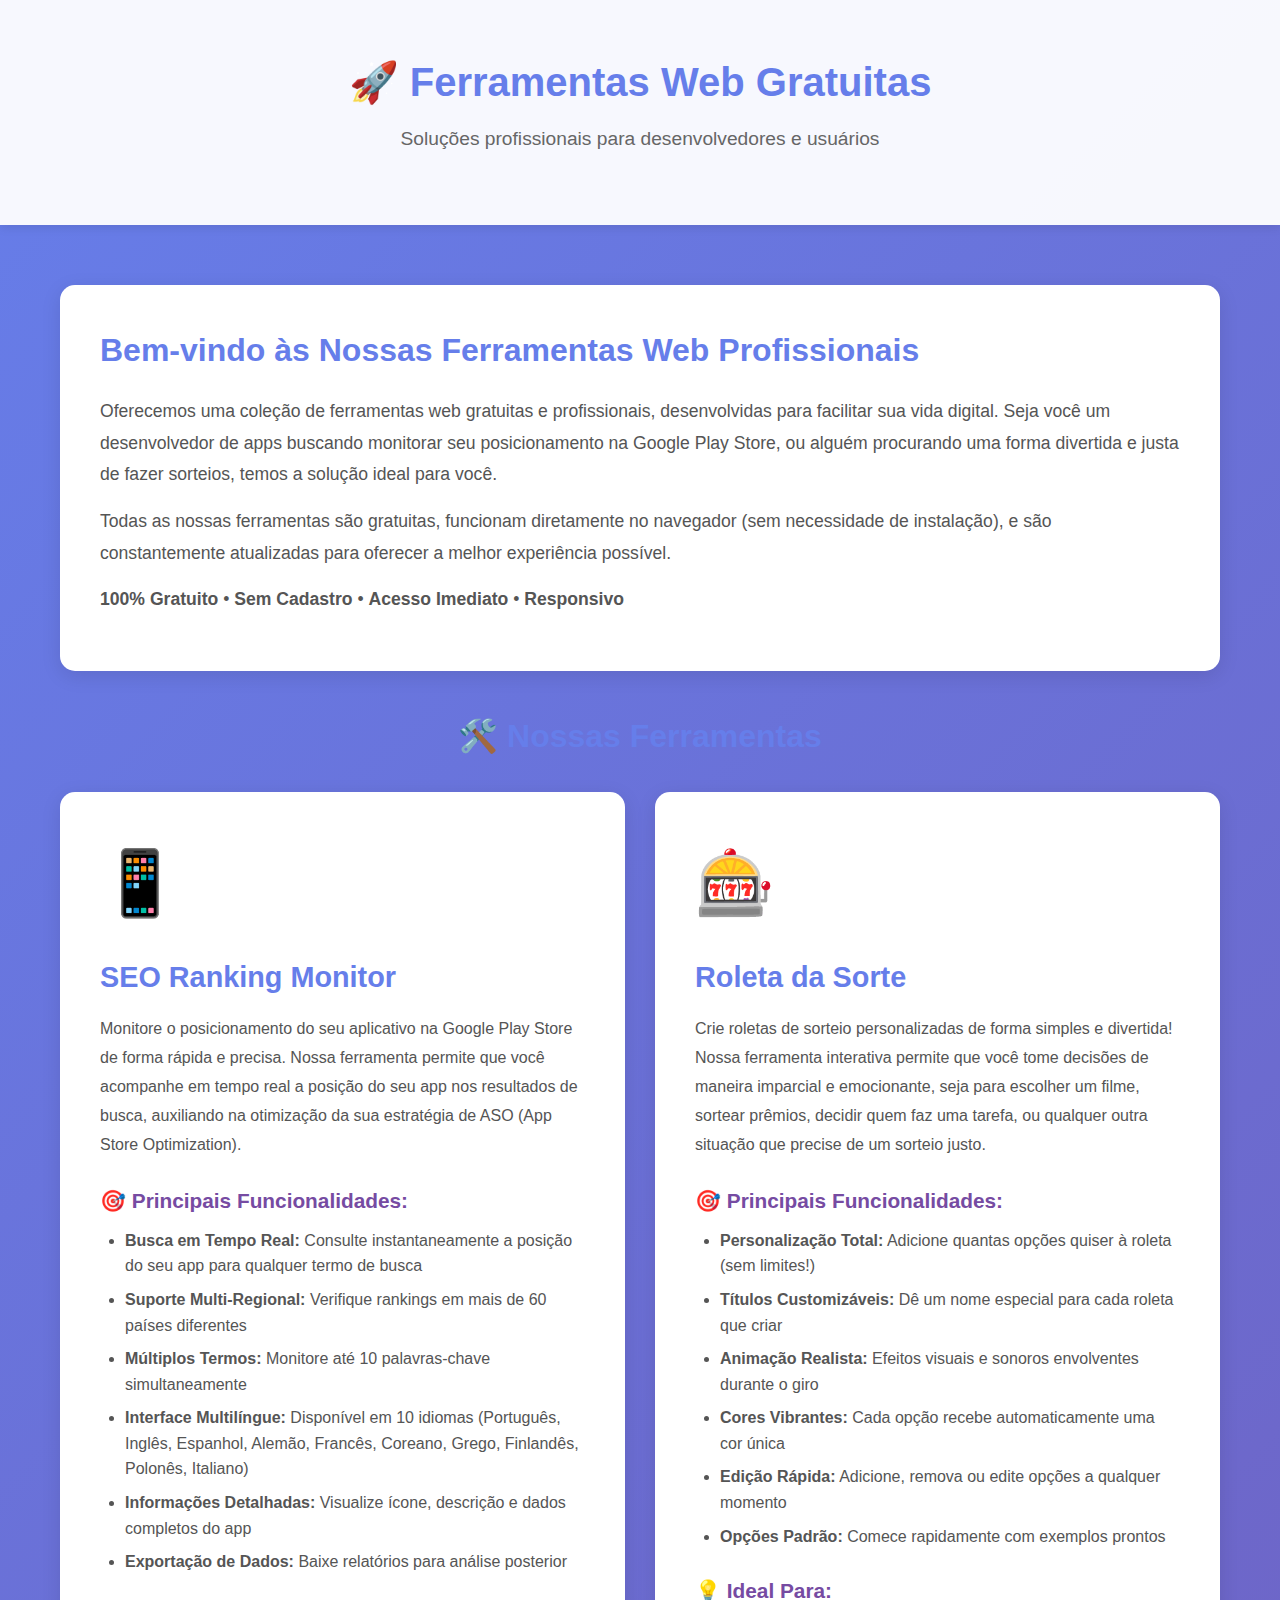
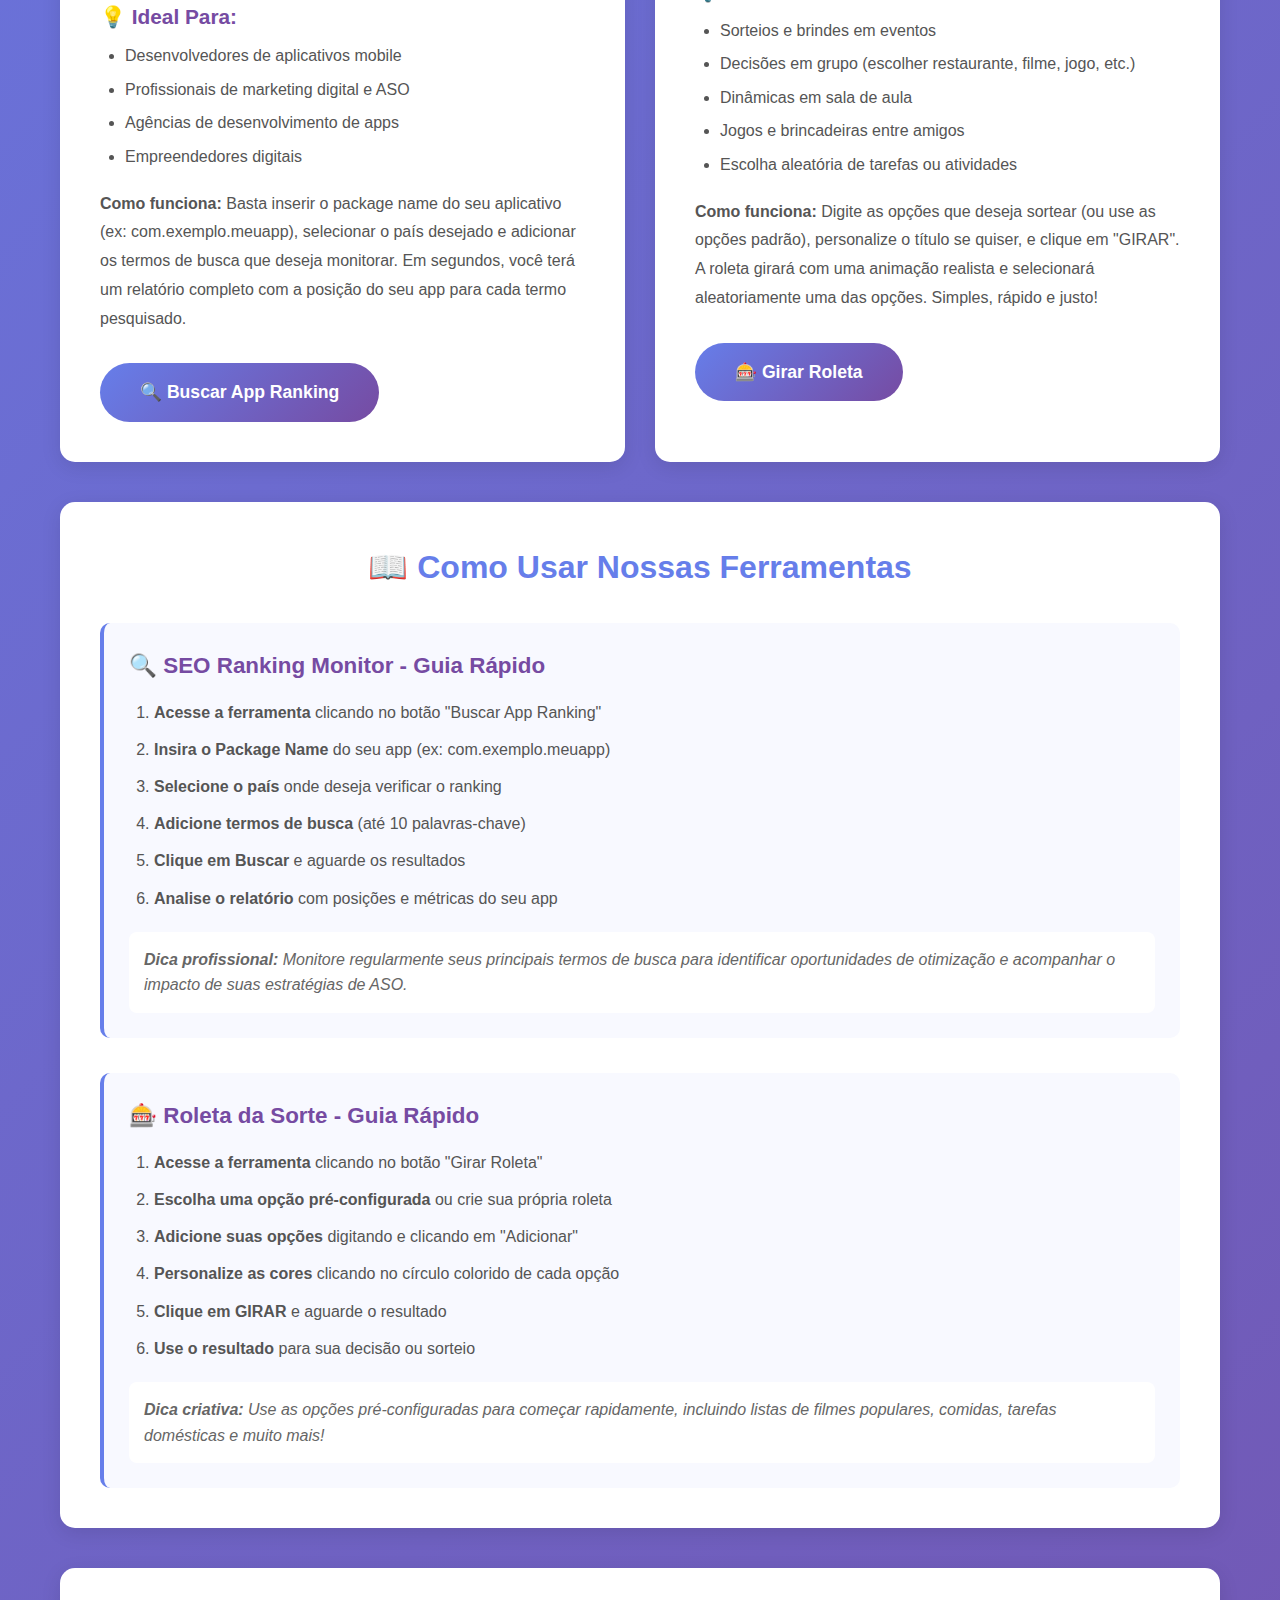
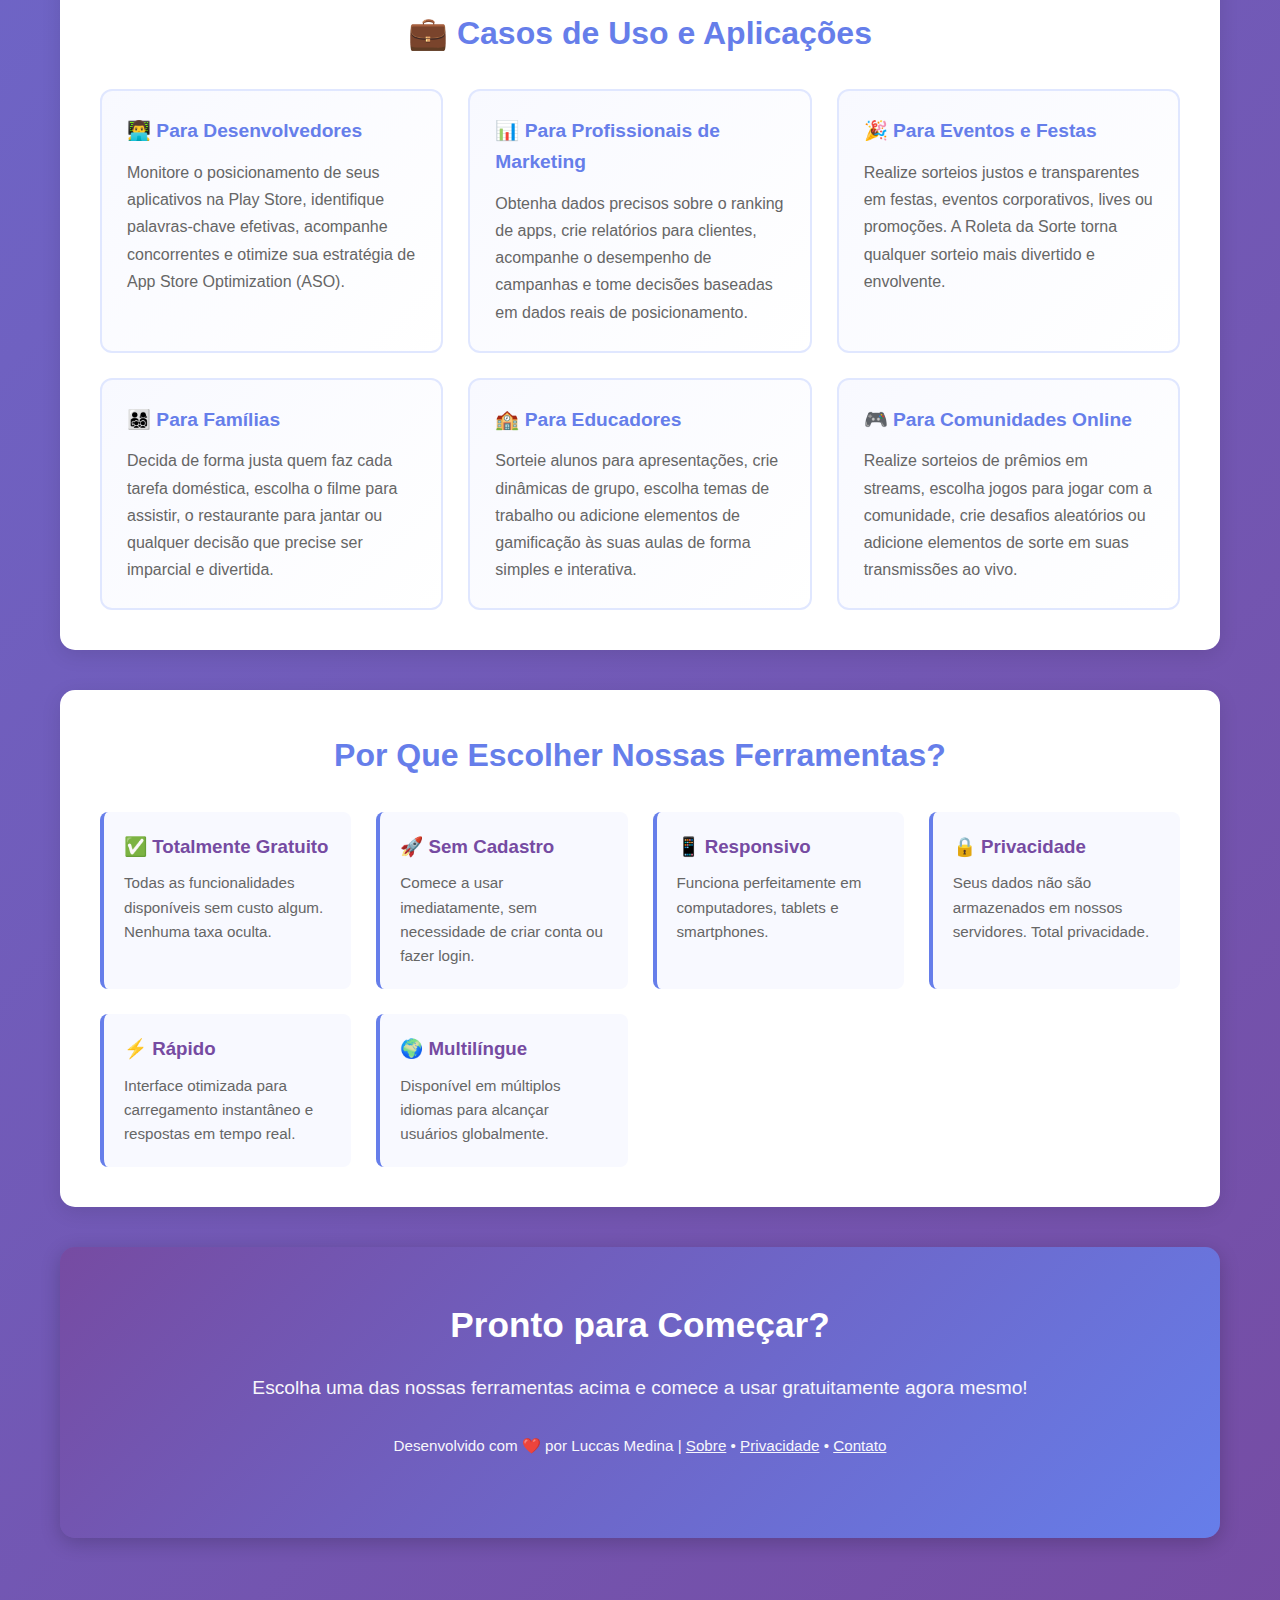
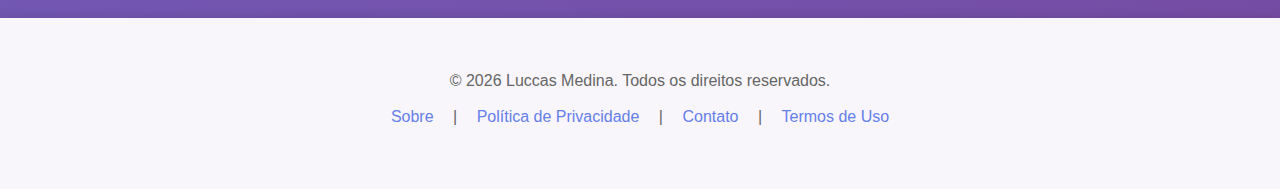
<file: index.html>
<!DOCTYPE html>
<html lang="pt-BR">
<head>
    <meta charset="UTF-8">
    <meta name="viewport" content="width=device-width, initial-scale=1.0">
    
    <!-- Primary Meta Tags -->
    <title>Ferramentas Web Gratuitas | SEO Ranking Monitor & Roleta da Sorte</title>
    <meta name="title" content="Ferramentas Web Gratuitas | SEO Ranking Monitor & Roleta da Sorte">
    <meta name="description" content="Acesse gratuitamente ferramentas web profissionais: monitore o ranking do seu app na Google Play Store e crie roletas de sorteio personalizadas. Ferramentas online gratuitas para desenvolvedores e usuários.">
    <meta name="keywords" content="SEO, ranking monitor, Google Play, roleta da sorte, ferramentas web, sorteio online, monitoramento de apps, ferramentas gratuitas">
    <meta name="author" content="Luccas Medina">
    <meta name="robots" content="index, follow">
    
    <!-- Open Graph / Facebook -->
    <meta property="og:type" content="website">
    <meta property="og:url" content="https://luccas-medina.github.io/">
    <meta property="og:title" content="Ferramentas Web Gratuitas | SEO Ranking Monitor & Roleta da Sorte">
    <meta property="og:description" content="Acesse gratuitamente ferramentas web profissionais: monitore o ranking do seu app na Google Play Store e crie roletas de sorteio personalizadas.">
    
    <!-- Twitter -->
    <meta property="twitter:card" content="summary_large_image">
    <meta property="twitter:url" content="https://luccas-medina.github.io/">
    <meta property="twitter:title" content="Ferramentas Web Gratuitas | SEO Ranking Monitor & Roleta da Sorte">
    <meta property="twitter:description" content="Acesse gratuitamente ferramentas web profissionais: monitore o ranking do seu app na Google Play Store e crie roletas de sorteio personalizadas.">
    
    <!-- Canonical URL -->
    <link rel="canonical" href="https://luccas-medina.github.io/">
    
    <!-- Schema.org Structured Data -->
    <script type="application/ld+json">
    {
        "@context": "https://schema.org",
        "@type": "WebSite",
        "name": "Luccas Medina - Ferramentas Web",
        "url": "https://luccas-medina.github.io/",
        "description": "Ferramentas web gratuitas para desenvolvedores e usuários",
        "author": {
            "@type": "Person",
            "name": "Luccas Medina"
        },
        "potentialAction": {
            "@type": "SearchAction",
            "target": "https://luccas-medina.github.io/seo_ranking_monitor_web/?q={search_term_string}",
            "query-input": "required name=search_term_string"
        }
    }
    </script>
    
    <!-- Google AdSense -->
    <script async src="https://pagead2.googlesyndication.com/pagead/js/adsbygoogle.js?client=ca-pub-2243080862412586" crossorigin="anonymous"></script>
    
    <style>
        * {
            margin: 0;
            padding: 0;
            box-sizing: border-box;
        }
        
        body {
            font-family: -apple-system, BlinkMacSystemFont, 'Segoe UI', Roboto, Oxygen, Ubuntu, Cantarell, sans-serif;
            line-height: 1.6;
            color: #333;
            background: linear-gradient(135deg, #667eea 0%, #764ba2 100%);
            min-height: 100vh;
        }
        
        .container {
            max-width: 1200px;
            margin: 0 auto;
            padding: 20px;
        }
        
        header {
            background: rgba(255, 255, 255, 0.95);
            padding: 30px 0;
            box-shadow: 0 2px 10px rgba(0,0,0,0.1);
            margin-bottom: 40px;
        }
        
        header .container {
            text-align: center;
        }
        
        h1 {
            font-size: 2.5em;
            margin-bottom: 10px;
            color: #667eea;
        }
        
        .subtitle {
            font-size: 1.2em;
            color: #666;
            margin-bottom: 20px;
        }
        
        .intro-section {
            background: white;
            border-radius: 15px;
            padding: 40px;
            margin-bottom: 40px;
            box-shadow: 0 5px 20px rgba(0,0,0,0.1);
        }
        
        .intro-section h2 {
            color: #667eea;
            margin-bottom: 20px;
            font-size: 2em;
        }
        
        .intro-section p {
            font-size: 1.1em;
            color: #555;
            margin-bottom: 15px;
            line-height: 1.8;
        }
        
        .section-title {
            text-align: center;
            color: #667eea;
            font-size: 2em;
            margin-bottom: 30px;
        }
        
        .tools-section {
            margin-bottom: 40px;
        }
        
        .tools-grid {
            display: grid;
            grid-template-columns: repeat(auto-fit, minmax(450px, 1fr));
            gap: 30px;
            margin-bottom: 40px;
        }
        
        @media (max-width: 768px) {
            .tools-grid {
                grid-template-columns: 1fr;
            }
        }
        
        .tool-card {
            background: white;
            border-radius: 15px;
            padding: 40px;
            box-shadow: 0 5px 20px rgba(0,0,0,0.1);
            transition: transform 0.3s ease, box-shadow 0.3s ease;
        }
        
        .tool-card:hover {
            transform: translateY(-5px);
            box-shadow: 0 10px 30px rgba(0,0,0,0.15);
        }
        
        .tool-icon {
            font-size: 4em;
            margin-bottom: 20px;
        }
        
        .tool-card h2 {
            color: #667eea;
            margin-bottom: 15px;
            font-size: 1.8em;
        }
        
        .tool-card h3 {
            color: #764ba2;
            margin-top: 25px;
            margin-bottom: 10px;
            font-size: 1.3em;
        }
        
        .tool-card p {
            color: #555;
            margin-bottom: 15px;
            line-height: 1.8;
        }
        
        .tool-card ul {
            margin-left: 25px;
            margin-bottom: 20px;
            color: #555;
        }
        
        .tool-card li {
            margin-bottom: 8px;
            line-height: 1.6;
        }
        
        .btn {
            display: inline-block;
            padding: 15px 40px;
            background: linear-gradient(135deg, #667eea 0%, #764ba2 100%);
            color: white;
            text-decoration: none;
            border-radius: 50px;
            font-weight: bold;
            font-size: 1.1em;
            transition: transform 0.3s ease, box-shadow 0.3s ease;
            margin-top: 15px;
        }
        
        .btn:hover {
            transform: translateY(-2px);
            box-shadow: 0 10px 25px rgba(102, 126, 234, 0.4);
        }
        
        .features-section {
            background: white;
            border-radius: 15px;
            padding: 40px;
            margin-bottom: 40px;
            box-shadow: 0 5px 20px rgba(0,0,0,0.1);
        }
        
        .features-section h2 {
            color: #667eea;
            margin-bottom: 30px;
            font-size: 2em;
            text-align: center;
        }
        
        .features-grid {
            display: grid;
            grid-template-columns: repeat(auto-fit, minmax(250px, 1fr));
            gap: 25px;
        }
        
        .feature-item {
            padding: 20px;
            border-left: 4px solid #667eea;
            background: #f8f9ff;
            border-radius: 8px;
        }
        
        .feature-item h3 {
            color: #764ba2;
            margin-bottom: 10px;
        }
        
        .feature-item p {
            color: #666;
            font-size: 0.95em;
        }
        
        /* How To Section */
        .how-to-section {
            background: white;
            border-radius: 15px;
            padding: 40px;
            margin-bottom: 40px;
            box-shadow: 0 5px 20px rgba(0,0,0,0.1);
        }
        
        .how-to-section h2 {
            color: #667eea;
            margin-bottom: 30px;
            font-size: 2em;
            text-align: center;
        }
        
        .how-to-tool {
            margin-bottom: 35px;
            padding: 25px;
            background: #f8f9ff;
            border-radius: 10px;
            border-left: 4px solid #667eea;
        }
        
        .how-to-tool:last-child {
            margin-bottom: 0;
        }
        
        .how-to-tool h3 {
            color: #764ba2;
            margin-bottom: 15px;
            font-size: 1.4em;
        }
        
        .how-to-tool ol {
            margin-left: 25px;
            margin-bottom: 20px;
            color: #555;
        }
        
        .how-to-tool li {
            margin-bottom: 10px;
            line-height: 1.7;
        }
        
        .how-to-tool p {
            color: #666;
            background: white;
            padding: 15px;
            border-radius: 8px;
            margin: 0;
            font-style: italic;
        }
        
        /* Use Cases Section */
        .use-cases-section {
            background: white;
            border-radius: 15px;
            padding: 40px;
            margin-bottom: 40px;
            box-shadow: 0 5px 20px rgba(0,0,0,0.1);
        }
        
        .use-cases-section h2 {
            color: #667eea;
            margin-bottom: 30px;
            font-size: 2em;
            text-align: center;
        }
        
        .use-cases-grid {
            display: grid;
            grid-template-columns: repeat(auto-fit, minmax(320px, 1fr));
            gap: 25px;
        }
        
        .use-case-card {
            background: linear-gradient(135deg, #f8f9ff 0%, #ffffff 100%);
            padding: 25px;
            border-radius: 12px;
            border: 2px solid #e0e7ff;
            transition: all 0.3s ease;
        }
        
        .use-case-card:hover {
            transform: translateY(-5px);
            box-shadow: 0 8px 25px rgba(102, 126, 234, 0.2);
            border-color: #667eea;
        }
        
        .use-case-card h3 {
            color: #667eea;
            margin-bottom: 12px;
            font-size: 1.2em;
        }
        
        .use-case-card p {
            color: #666;
            line-height: 1.7;
            margin: 0;
        }
        
        @media (max-width: 768px) {
            .use-cases-grid {
                grid-template-columns: 1fr;
            }
        }
        
        footer {
            background: rgba(255, 255, 255, 0.95);
            padding: 30px 0;
            margin-top: 60px;
            text-align: center;
            box-shadow: 0 -2px 10px rgba(0,0,0,0.1);
        }
        
        footer p {
            color: #666;
            margin-bottom: 10px;
        }
        
        footer a {
            color: #667eea;
            text-decoration: none;
            margin: 0 15px;
            font-weight: 500;
        }
        
        footer a:hover {
            text-decoration: underline;
        }
        
        .cta-section {
            background: linear-gradient(135deg, #764ba2 0%, #667eea 100%);
            border-radius: 15px;
            padding: 50px;
            text-align: center;
            color: white;
            box-shadow: 0 5px 20px rgba(0,0,0,0.2);
        }
        
        .cta-section h2 {
            font-size: 2.2em;
            margin-bottom: 20px;
        }
        
        .cta-section p {
            font-size: 1.2em;
            margin-bottom: 30px;
            opacity: 0.95;
        }
        
        .cta-section .btn {
            background: white;
            color: #667eea;
        }
    </style>
</head>
<body>
    <header>
        <div class="container">
            <h1>🚀 Ferramentas Web Gratuitas</h1>
            <p class="subtitle">Soluções profissionais para desenvolvedores e usuários</p>
        </div>
    </header>
    
    <main>
    <div class="container">
        <!-- Introduction Section -->
        <section class="intro-section">
            <h2>Bem-vindo às Nossas Ferramentas Web Profissionais</h2>
            <p>
                Oferecemos uma coleção de ferramentas web gratuitas e profissionais, desenvolvidas para facilitar 
                sua vida digital. Seja você um desenvolvedor de apps buscando monitorar seu posicionamento na 
                Google Play Store, ou alguém procurando uma forma divertida e justa de fazer sorteios, temos a 
                solução ideal para você.
            </p>
            <p>
                Todas as nossas ferramentas são gratuitas, funcionam diretamente no navegador (sem necessidade 
                de instalação), e são constantemente atualizadas para oferecer a melhor experiência possível.
            </p>
            <p>
                <strong>100% Gratuito</strong> • <strong>Sem Cadastro</strong> • <strong>Acesso Imediato</strong> • <strong>Responsivo</strong>
            </p>
        </section>
        
        <!-- Tools Section -->
        <section class="tools-section">
            <h2 class="section-title">🛠️ Nossas Ferramentas</h2>
        <div class="tools-grid">
            <!-- SEO Ranking Monitor Tool -->
            <article class="tool-card">
                <div class="tool-icon">📱</div>
                <h2>SEO Ranking Monitor</h2>
                <p>
                    Monitore o posicionamento do seu aplicativo na Google Play Store de forma rápida e precisa. 
                    Nossa ferramenta permite que você acompanhe em tempo real a posição do seu app nos resultados 
                    de busca, auxiliando na otimização da sua estratégia de ASO (App Store Optimization).
                </p>
                
                <h3>🎯 Principais Funcionalidades:</h3>
                <ul>
                    <li><strong>Busca em Tempo Real:</strong> Consulte instantaneamente a posição do seu app para qualquer termo de busca</li>
                    <li><strong>Suporte Multi-Regional:</strong> Verifique rankings em mais de 60 países diferentes</li>
                    <li><strong>Múltiplos Termos:</strong> Monitore até 10 palavras-chave simultaneamente</li>
                    <li><strong>Interface Multilíngue:</strong> Disponível em 10 idiomas (Português, Inglês, Espanhol, Alemão, Francês, Coreano, Grego, Finlandês, Polonês, Italiano)</li>
                    <li><strong>Informações Detalhadas:</strong> Visualize ícone, descrição e dados completos do app</li>
                    <li><strong>Exportação de Dados:</strong> Baixe relatórios para análise posterior</li>
                </ul>
                
                <h3>💡 Ideal Para:</h3>
                <ul>
                    <li>Desenvolvedores de aplicativos mobile</li>
                    <li>Profissionais de marketing digital e ASO</li>
                    <li>Agências de desenvolvimento de apps</li>
                    <li>Empreendedores digitais</li>
                </ul>
                
                <p>
                    <strong>Como funciona:</strong> Basta inserir o package name do seu aplicativo (ex: com.exemplo.meuapp), 
                    selecionar o país desejado e adicionar os termos de busca que deseja monitorar. Em segundos, você 
                    terá um relatório completo com a posição do seu app para cada termo pesquisado.
                </p>
                
                <a href="seo_ranking_monitor_web/index.html" class="btn">🔍 Buscar App Ranking</a>
            </article>
            
            <!-- Roleta da Sorte Tool -->
            <article class="tool-card">
                <div class="tool-icon">🎰</div>
                <h2>Roleta da Sorte</h2>
                <p>
                    Crie roletas de sorteio personalizadas de forma simples e divertida! Nossa ferramenta interativa 
                    permite que você tome decisões de maneira imparcial e emocionante, seja para escolher um filme, 
                    sortear prêmios, decidir quem faz uma tarefa, ou qualquer outra situação que precise de um 
                    sorteio justo.
                </p>
                
                <h3>🎯 Principais Funcionalidades:</h3>
                <ul>
                    <li><strong>Personalização Total:</strong> Adicione quantas opções quiser à roleta (sem limites!)</li>
                    <li><strong>Títulos Customizáveis:</strong> Dê um nome especial para cada roleta que criar</li>
                    <li><strong>Animação Realista:</strong> Efeitos visuais e sonoros envolventes durante o giro</li>
                    <li><strong>Cores Vibrantes:</strong> Cada opção recebe automaticamente uma cor única</li>
                    <li><strong>Edição Rápida:</strong> Adicione, remova ou edite opções a qualquer momento</li>
                    <li><strong>Opções Padrão:</strong> Comece rapidamente com exemplos prontos</li>
                </ul>
                
                <h3>💡 Ideal Para:</h3>
                <ul>
                    <li>Sorteios e brindes em eventos</li>
                    <li>Decisões em grupo (escolher restaurante, filme, jogo, etc.)</li>
                    <li>Dinâmicas em sala de aula</li>
                    <li>Jogos e brincadeiras entre amigos</li>
                    <li>Escolha aleatória de tarefas ou atividades</li>
                </ul>
                
                <p>
                    <strong>Como funciona:</strong> Digite as opções que deseja sortear (ou use as opções padrão), 
                    personalize o título se quiser, e clique em "GIRAR". A roleta girará com uma animação realista 
                    e selecionará aleatoriamente uma das opções. Simples, rápido e justo!
                </p>
                
                <a href="roleta_da_sorte_web/index.html" class="btn">🎰 Girar Roleta</a>
            </article>
        </div>
        </section>
        
        <!-- How to Use Section -->
        <section class="how-to-section">
            <h2>📖 Como Usar Nossas Ferramentas</h2>
            
            <article class="how-to-tool">
                <h3>🔍 SEO Ranking Monitor - Guia Rápido</h3>
                <ol>
                    <li><strong>Acesse a ferramenta</strong> clicando no botão "Buscar App Ranking"</li>
                    <li><strong>Insira o Package Name</strong> do seu app (ex: com.exemplo.meuapp)</li>
                    <li><strong>Selecione o país</strong> onde deseja verificar o ranking</li>
                    <li><strong>Adicione termos de busca</strong> (até 10 palavras-chave)</li>
                    <li><strong>Clique em Buscar</strong> e aguarde os resultados</li>
                    <li><strong>Analise o relatório</strong> com posições e métricas do seu app</li>
                </ol>
                <p><strong>Dica profissional:</strong> Monitore regularmente seus principais termos de busca para identificar oportunidades de otimização e acompanhar o impacto de suas estratégias de ASO.</p>
            </article>
            
            <article class="how-to-tool">
                <h3>🎰 Roleta da Sorte - Guia Rápido</h3>
                <ol>
                    <li><strong>Acesse a ferramenta</strong> clicando no botão "Girar Roleta"</li>
                    <li><strong>Escolha uma opção pré-configurada</strong> ou crie sua própria roleta</li>
                    <li><strong>Adicione suas opções</strong> digitando e clicando em "Adicionar"</li>
                    <li><strong>Personalize as cores</strong> clicando no círculo colorido de cada opção</li>
                    <li><strong>Clique em GIRAR</strong> e aguarde o resultado</li>
                    <li><strong>Use o resultado</strong> para sua decisão ou sorteio</li>
                </ol>
                <p><strong>Dica criativa:</strong> Use as opções pré-configuradas para começar rapidamente, incluindo listas de filmes populares, comidas, tarefas domésticas e muito mais!</p>
            </article>
        </section>
        
        <!-- Use Cases Section -->
        <section class="use-cases-section">
            <h2>💼 Casos de Uso e Aplicações</h2>
            
            <div class="use-cases-grid">
                <article class="use-case-card">
                    <h3>👨‍💻 Para Desenvolvedores</h3>
                    <p>Monitore o posicionamento de seus aplicativos na Play Store, identifique palavras-chave efetivas, acompanhe concorrentes e otimize sua estratégia de App Store Optimization (ASO).</p>
                </article>
                
                <article class="use-case-card">
                    <h3>📊 Para Profissionais de Marketing</h3>
                    <p>Obtenha dados precisos sobre o ranking de apps, crie relatórios para clientes, acompanhe o desempenho de campanhas e tome decisões baseadas em dados reais de posicionamento.</p>
                </article>
                
                <article class="use-case-card">
                    <h3>🎉 Para Eventos e Festas</h3>
                    <p>Realize sorteios justos e transparentes em festas, eventos corporativos, lives ou promoções. A Roleta da Sorte torna qualquer sorteio mais divertido e envolvente.</p>
                </article>
                
                <article class="use-case-card">
                    <h3>👨‍👩‍👧‍👦 Para Famílias</h3>
                    <p>Decida de forma justa quem faz cada tarefa doméstica, escolha o filme para assistir, o restaurante para jantar ou qualquer decisão que precise ser imparcial e divertida.</p>
                </article>
                
                <article class="use-case-card">
                    <h3>🏫 Para Educadores</h3>
                    <p>Sorteie alunos para apresentações, crie dinâmicas de grupo, escolha temas de trabalho ou adicione elementos de gamificação às suas aulas de forma simples e interativa.</p>
                </article>
                
                <article class="use-case-card">
                    <h3>🎮 Para Comunidades Online</h3>
                    <p>Realize sorteios de prêmios em streams, escolha jogos para jogar com a comunidade, crie desafios aleatórios ou adicione elementos de sorte em suas transmissões ao vivo.</p>
                </article>
            </div>
        </section>
        
        <!-- Features Section -->
        <section class="features-section">
            <h2>Por Que Escolher Nossas Ferramentas?</h2>
            <div class="features-grid">
                <div class="feature-item">
                    <h3>✅ Totalmente Gratuito</h3>
                    <p>Todas as funcionalidades disponíveis sem custo algum. Nenhuma taxa oculta.</p>
                </div>
                <div class="feature-item">
                    <h3>🚀 Sem Cadastro</h3>
                    <p>Comece a usar imediatamente, sem necessidade de criar conta ou fazer login.</p>
                </div>
                <div class="feature-item">
                    <h3>📱 Responsivo</h3>
                    <p>Funciona perfeitamente em computadores, tablets e smartphones.</p>
                </div>
                <div class="feature-item">
                    <h3>🔒 Privacidade</h3>
                    <p>Seus dados não são armazenados em nossos servidores. Total privacidade.</p>
                </div>
                <div class="feature-item">
                    <h3>⚡ Rápido</h3>
                    <p>Interface otimizada para carregamento instantâneo e respostas em tempo real.</p>
                </div>
                <div class="feature-item">
                    <h3>🌍 Multilíngue</h3>
                    <p>Disponível em múltiplos idiomas para alcançar usuários globalmente.</p>
                </div>
            </div>
        </section>
        
        <!-- CTA Section -->
        <section class="cta-section">
            <h2>Pronto para Começar?</h2>
            <p>Escolha uma das nossas ferramentas acima e comece a usar gratuitamente agora mesmo!</p>
            <p style="font-size: 0.95em; margin-top: 30px;">
                Desenvolvido com ❤️ por Luccas Medina | 
                <a href="about.html" style="color: white; text-decoration: underline;">Sobre</a> • 
                <a href="privacy-policy.html" style="color: white; text-decoration: underline;">Privacidade</a> • 
                <a href="contact.html" style="color: white; text-decoration: underline;">Contato</a>
            </p>
        </section>
    </div>
    </main>
    
    <footer>
        <div class="container">
            <p>&copy; 2026 Luccas Medina. Todos os direitos reservados.</p>
            <p>
                <a href="about.html">Sobre</a> | 
                <a href="privacy-policy.html">Política de Privacidade</a> | 
                <a href="contact.html">Contato</a> | 
                <a href="terms.html">Termos de Uso</a>
            </p>
        </div>
    </footer>
</body>
</html>
</file>
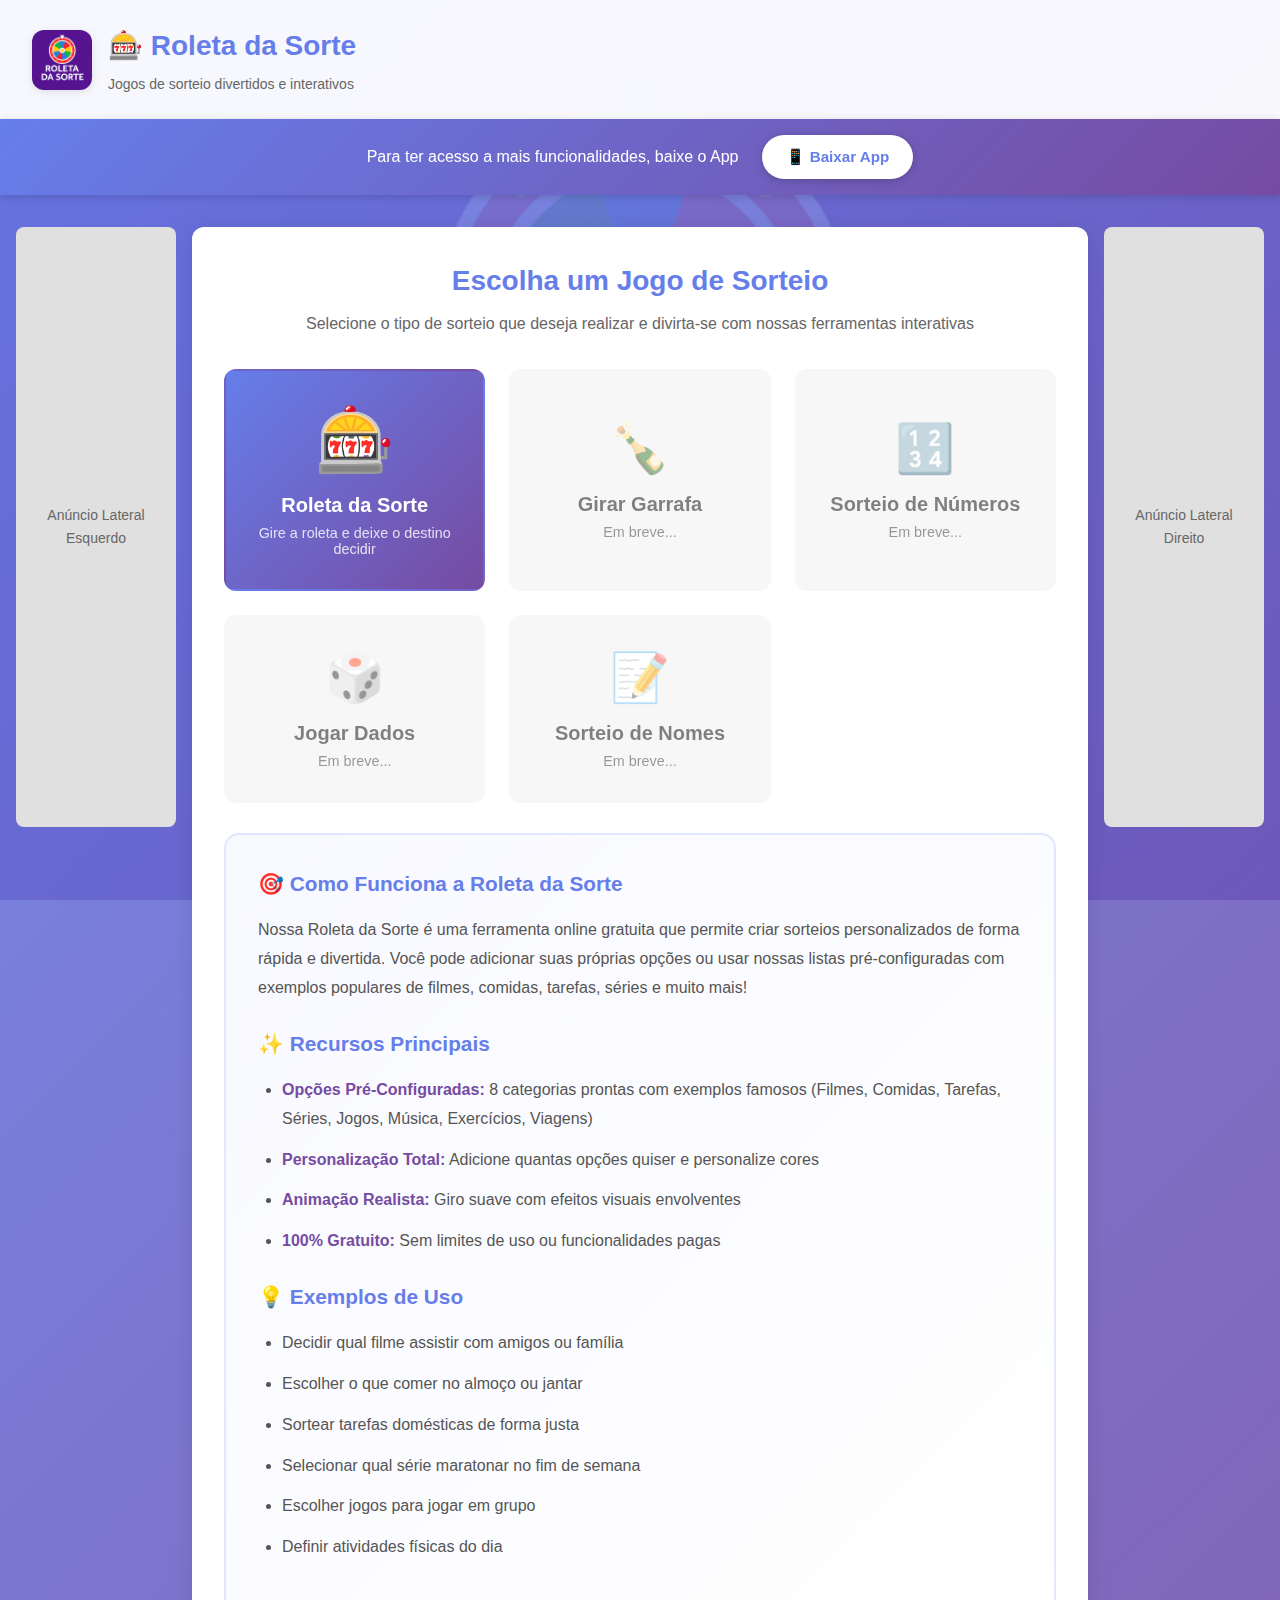
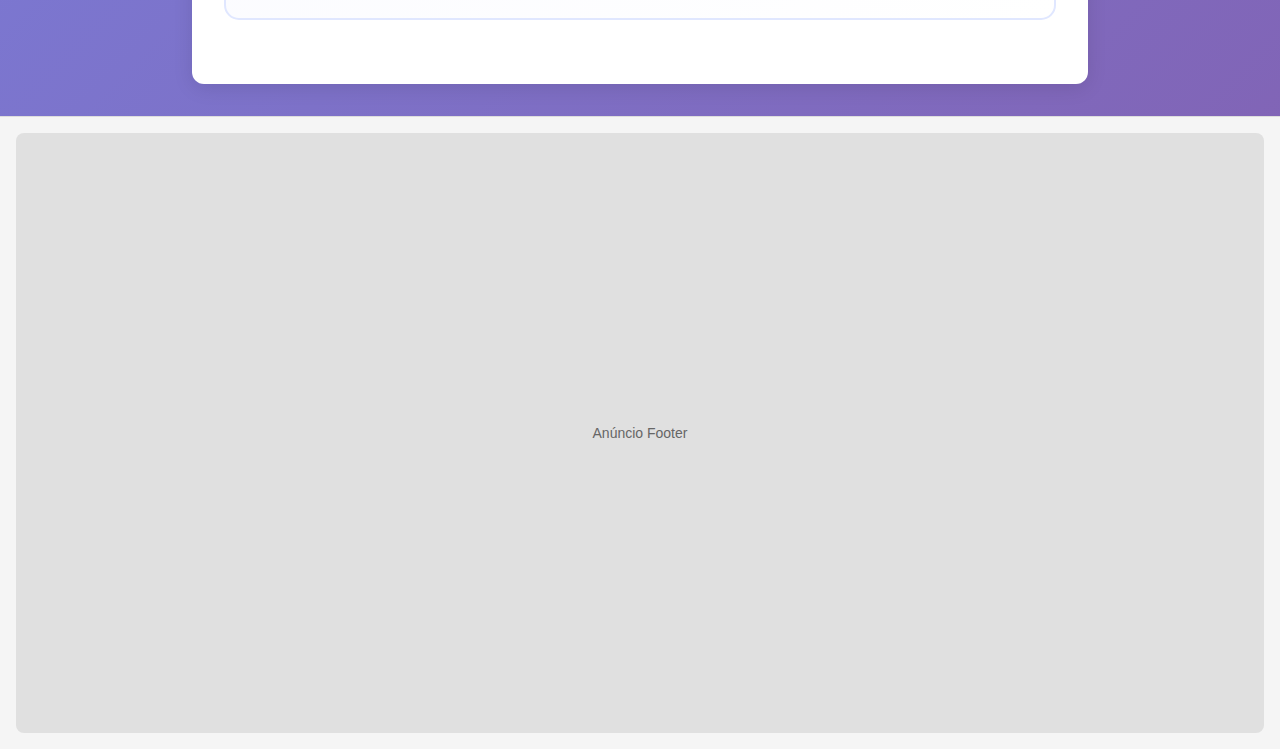
<file: roleta_da_sorte_web/index.html>
<!DOCTYPE html>
<html lang="pt-BR">
<head>
    <meta charset="UTF-8">
    <meta name="viewport" content="width=device-width, initial-scale=1.0">
    
    <!-- Primary Meta Tags -->
    <title>Roleta da Sorte - Sorteios Online Gratuitos | Crie Sua Roleta Personalizada</title>
    <meta name="title" content="Roleta da Sorte - Sorteios Online Gratuitos | Crie Sua Roleta Personalizada">
    <meta name="description" content="Crie roletas de sorteio personalizadas online gratuitamente. Perfeito para escolher filmes, sortear prêmios, tomar decisões em grupo. Interface intuitiva, 100% grátis e sem cadastro.">
    <meta name="keywords" content="roleta da sorte, sorteio online, roleta online, sorteio grátis, escolher aleatório, decisão aleatória, girar roleta, sortear nomes">
    <meta name="author" content="Luccas Medina">
    <meta name="robots" content="index, follow">
    
    <!-- Open Graph / Facebook -->
    <meta property="og:type" content="website">
    <meta property="og:url" content="https://luccas-medina.github.io/roleta_da_sorte_web/">
    <meta property="og:title" content="Roleta da Sorte - Sorteios Online Gratuitos">
    <meta property="og:description" content="Crie roletas de sorteio personalizadas online gratuitamente. Perfeito para escolher filmes, sortear prêmios, tomar decisões em grupo.">
    
    <!-- Twitter -->
    <meta property="twitter:card" content="summary_large_image">
    <meta property="twitter:url" content="https://luccas-medina.github.io/roleta_da_sorte_web/">
    <meta property="twitter:title" content="Roleta da Sorte - Sorteios Online Gratuitos">
    <meta property="twitter:description" content="Crie roletas de sorteio personalizadas online gratuitamente. Perfeito para escolher filmes, sortear prêmios, tomar decisões em grupo.">
    
    <!-- Canonical URL -->
    <link rel="canonical" href="https://luccas-medina.github.io/roleta_da_sorte_web/">
    
    <!-- Schema.org Structured Data -->
    <script type="application/ld+json">
    {
        "@context": "https://schema.org",
        "@type": "WebApplication",
        "name": "Roleta da Sorte",
        "url": "https://luccas-medina.github.io/roleta_da_sorte_web/",
        "description": "Ferramenta online gratuita para criar roletas de sorteio personalizadas",
        "applicationCategory": "EntertainmentApplication",
        "operatingSystem": "Any",
        "offers": {
            "@type": "Offer",
            "price": "0",
            "priceCurrency": "BRL"
        },
        "author": {
            "@type": "Person",
            "name": "Luccas Medina"
        },
        "aggregateRating": {
            "@type": "AggregateRating",
            "ratingValue": "4.8",
            "ratingCount": "150"
        }
    }
    </script>
    
    <link rel="stylesheet" href="styles.css">
</head>
<body>
    <header>
        <div class="header-content">
            <div class="logo-container">
                <img src="icon.png" alt="Roleta da Sorte" class="header-logo">
                <div class="header-text">
                    <h1>🎰 Roleta da Sorte</h1>
                    <p>Jogos de sorteio divertidos e interativos</p>
                </div>
            </div>
        </div>
    </header>

    <!-- Promotional Banner -->
    <div class="promo-banner">
        <p class="promo-text">Para ter acesso a mais funcionalidades, baixe o App</p>
        <a href="https://play.google.com/store/apps/details?id=com.roleta_da_sorte.app" 
           target="_blank" 
           rel="noopener noreferrer" 
           class="promo-btn">
            📱 Baixar App
        </a>
    </div>

    <main>
    <div class="container">
        <!-- Side Ads (Desktop) -->
        <aside class="side-ad left-ad">
            <div class="ad-placeholder">Anúncio Lateral Esquerdo</div>
        </aside>

        <!-- Main Content -->
        <section class="main-content">
            <!-- Game Selection Section -->
            <section class="game-selection" id="gameSelection">
                <div class="selection-container">
                    <h2>Escolha um Jogo de Sorteio</h2>
                    <p class="selection-subtitle">Selecione o tipo de sorteio que deseja realizar e divirta-se com nossas ferramentas interativas</p>
                    
                    
                    <div class="games-grid" style="margin-bottom: 30px;">
                        <button class="game-card active" data-game="roleta">
                            <div class="game-icon">🎰</div>
                            <h3>Roleta da Sorte</h3>
                            <p>Gire a roleta e deixe o destino decidir</p>
                        </button>
                        
                        <button class="game-card disabled" data-game="garrafa">
                            <div class="game-icon">🍾</div>
                            <h3>Girar Garrafa</h3>
                            <p>Em breve...</p>
                        </button>
                        
                        <button class="game-card disabled" data-game="numeros">
                            <div class="game-icon">🔢</div>
                            <h3>Sorteio de Números</h3>
                            <p>Em breve...</p>
                        </button>
                        
                        <button class="game-card disabled" data-game="dados">
                            <div class="game-icon">🎲</div>
                            <h3>Jogar Dados</h3>
                            <p>Em breve...</p>
                        </button>
                        
                        <button class="game-card disabled" data-game="nomes">
                            <div class="game-icon">📝</div>
                            <h3>Sorteio de Nomes</h3>
                            <p>Em breve...</p>
                        </button>
                    </div>
                    
                    <!-- Information Section -->
                    <article class="info-content">
                        <h3>🎯 Como Funciona a Roleta da Sorte</h3>
                        <p>Nossa Roleta da Sorte é uma ferramenta online gratuita que permite criar sorteios personalizados de forma rápida e divertida. Você pode adicionar suas próprias opções ou usar nossas listas pré-configuradas com exemplos populares de filmes, comidas, tarefas, séries e muito mais!</p>
                        
                        <h3>✨ Recursos Principais</h3>
                        <ul>
                            <li><strong>Opções Pré-Configuradas:</strong> 8 categorias prontas com exemplos famosos (Filmes, Comidas, Tarefas, Séries, Jogos, Música, Exercícios, Viagens)</li>
                            <li><strong>Personalização Total:</strong> Adicione quantas opções quiser e personalize cores</li>
                            <li><strong>Animação Realista:</strong> Giro suave com efeitos visuais envolventes</li>
                            <li><strong>100% Gratuito:</strong> Sem limites de uso ou funcionalidades pagas</li>
                        </ul>
                        
                        <h3>💡 Exemplos de Uso</h3>
                        <ul>
                            <li>Decidir qual filme assistir com amigos ou família</li>
                            <li>Escolher o que comer no almoço ou jantar</li>
                            <li>Sortear tarefas domésticas de forma justa</li>
                            <li>Selecionar qual série maratonar no fim de semana</li>
                            <li>Escolher jogos para jogar em grupo</li>
                            <li>Definir atividades físicas do dia</li>
                        </ul>
                    </article>
                </div>
            </section>

            <!-- Roulette Game Section -->
            <section class="roulette-game" id="rouletteGame" style="display: none;">
                <button class="back-button" id="backToSelection">
                    ← Voltar aos Jogos
                </button>

                <div class="roulette-container">
                    <!-- Left Side: Roulette Wheel -->
                    <div class="roulette-display">
                        <h2 class="roulette-title" id="rouletteTitle">Roleta da Sorte</h2>
                        <div class="wheel-container">
                            <canvas id="rouletteCanvas" width="400" height="400"></canvas>
                            <div class="pointer"></div>
                        </div>
                        <button class="spin-button" id="spinButton">
                            <span class="spin-text">GIRAR</span>
                        </button>
                    </div>

                    <!-- Right Side: Options List -->
                    <div class="options-panel">
                        <h3>Opções da Roleta</h3>
                        <p class="options-subtitle">Adicione ou edite as opções da sua roleta</p>
                        
                        <div class="title-input-group">
                            <label for="titleInput">Título da Roleta (opcional)</label>
                            <input 
                                type="text" 
                                id="titleInput" 
                                placeholder="Ex: Escolher filme, Decisões..."
                                maxlength="50"
                            >
                        </div>

                        <div class="add-option-group">
                            <input 
                                type="text" 
                                id="optionInput" 
                                placeholder="Digite uma opção e pressione Enter"
                                maxlength="30"
                            >
                            <button id="addOptionBtn" class="btn-add">Adicionar</button>
                        </div>

                        <div class="options-counter">
                            <span id="optionsCount">3</span> opções
                        </div>

                        <div class="options-list" id="optionsList">
                            <!-- Options will be dynamically added here -->
                        </div>

                        <div class="options-actions">
                            <button id="clearAllBtn" class="btn-secondary">Limpar Tudo</button>
                            <button id="resetDefaultBtn" class="btn-secondary">Restaurar Padrão</button>
                        </div>
                    </div>
                </div>

                <!-- Preset Options Section -->
                <section class="preset-section style=margin-top: 30px;">
                    <h2>📋 Opções Pré-Configuradas</h2>
                    <p class="preset-subtitle">Comece rapidamente com opções prontas para uso</p>
                    
                    <div class="preset-carousel">
                        <button class="carousel-btn prev-btn" id="prevPreset">‹</button>
                        <div class="preset-container" id="presetContainer">
                            <!-- Preset cards will be dynamically added here -->
                        </div>
                        <button class="carousel-btn next-btn" id="nextPreset">›</button>
                    </div>
                </section>
            </section>
        </section>

        <!-- Side Ads (Desktop) -->
        <aside class="side-ad right-ad">
            <div class="ad-placeholder">Anúncio Lateral Direito</div>
        </aside>
    </div>
    </main>

    <!-- Mobile Bottom Ad -->
    <div class="mobile-ad-bottom" id="mobileAdBottom">
        <div class="ad-placeholder">Anúncio Mobile Bottom</div>
    </div>

    <!-- Footer Ad (Desktop) -->
    <footer class="footer-ad">
        <div class="ad-placeholder">Anúncio Footer</div>
    </footer>

    <script src="app.js"></script>
</body>
</html>
</file>
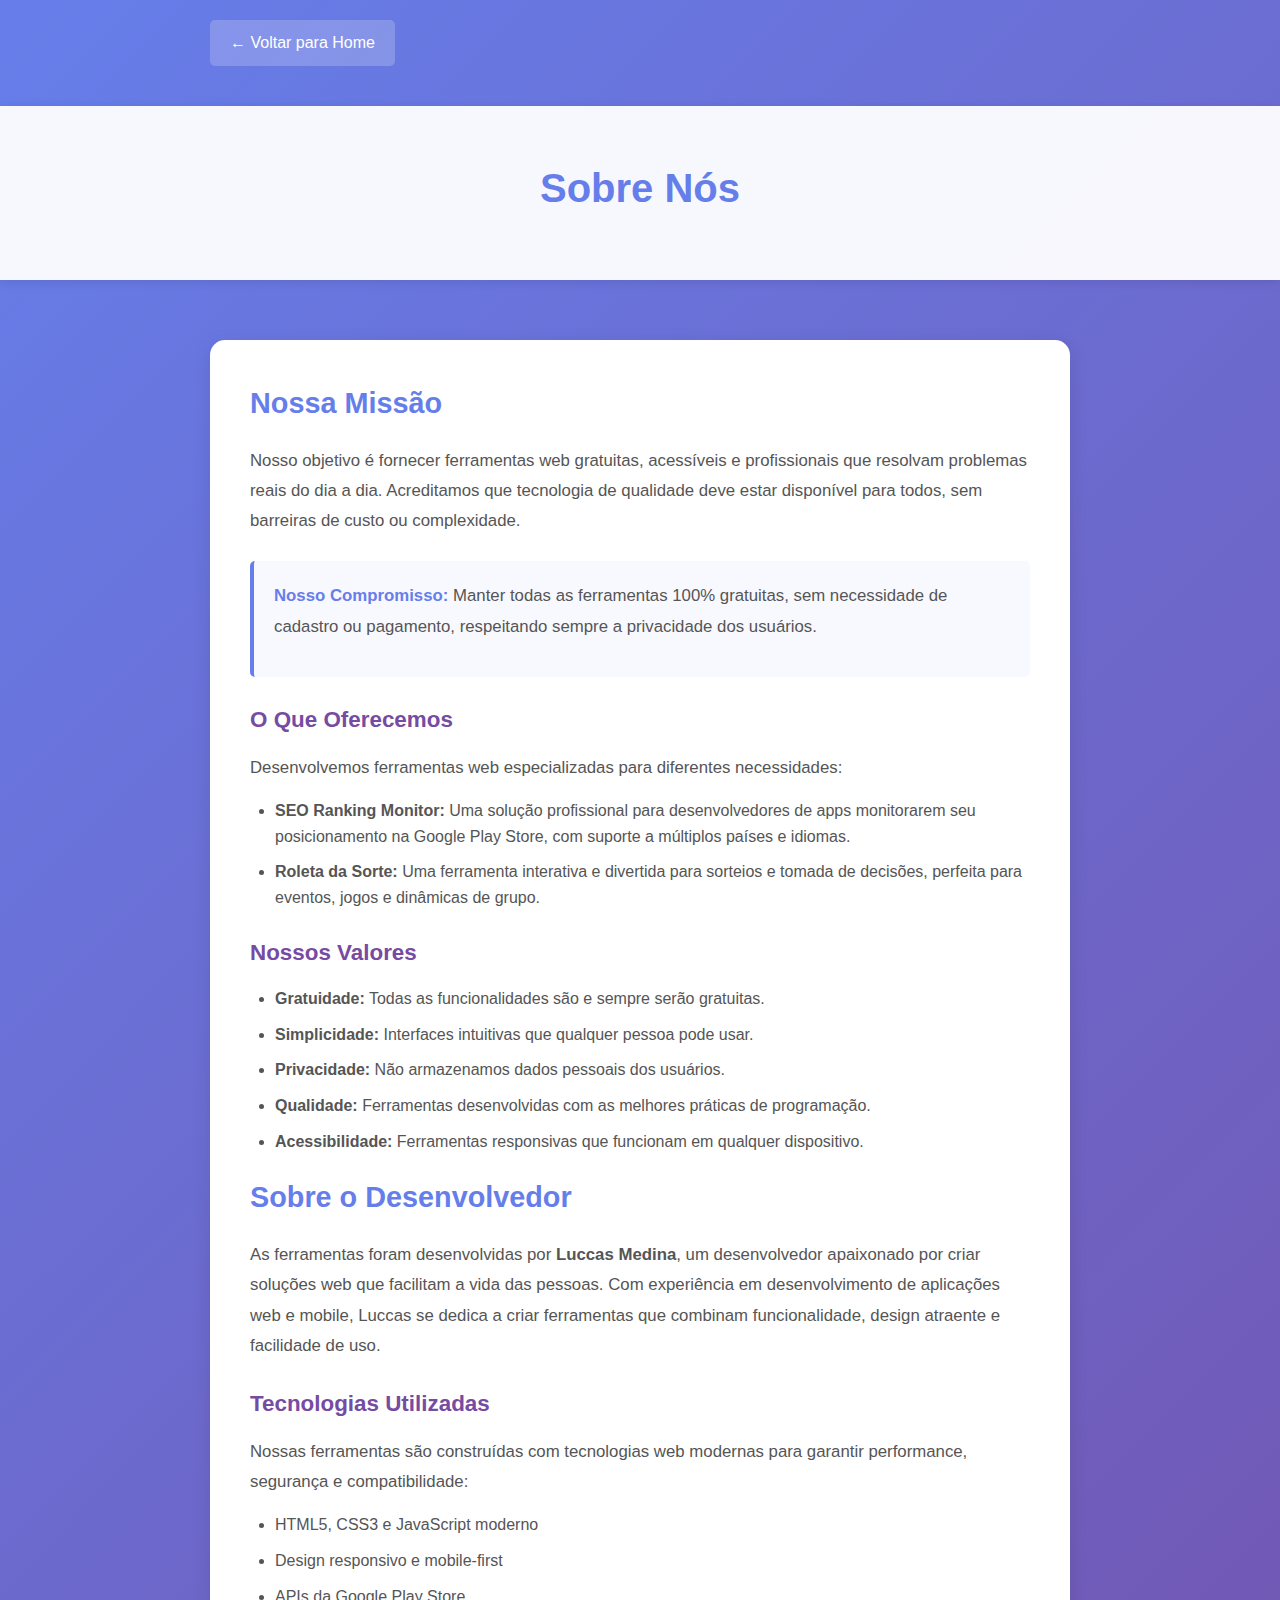
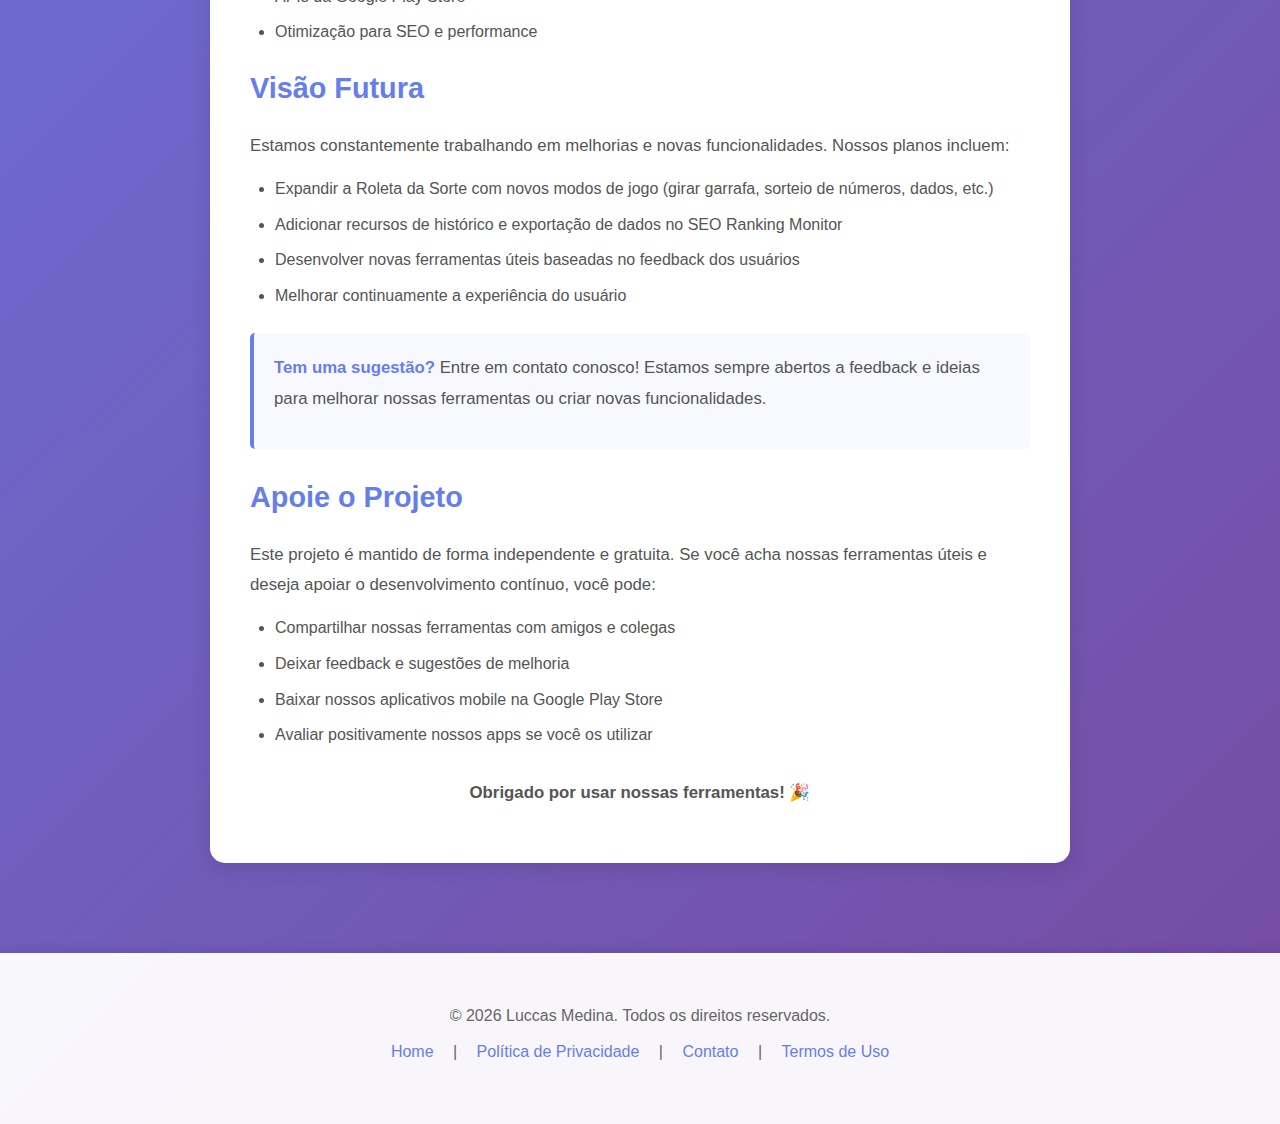
<file: about.html>
<!DOCTYPE html>
<html lang="pt-BR">
<head>
    <meta charset="UTF-8">
    <meta name="viewport" content="width=device-width, initial-scale=1.0">
    
    <!-- Primary Meta Tags -->
    <title>Sobre Nós | Ferramentas Web Gratuitas - Luccas Medina</title>
    <meta name="title" content="Sobre Nós | Ferramentas Web Gratuitas - Luccas Medina">
    <meta name="description" content="Conheça nossa missão de fornecer ferramentas web gratuitas e profissionais para desenvolvedores e usuários. Saiba mais sobre o projeto e o desenvolvedor Luccas Medina.">
    <meta name="robots" content="index, follow">
    
    <!-- Canonical URL -->
    <link rel="canonical" href="https://luccas-medina.github.io/about.html">
    
    <!-- Google AdSense -->
    <script async src="https://pagead2.googlesyndication.com/pagead/js/adsbygoogle.js?client=ca-pub-2243080862412586" crossorigin="anonymous"></script>
    
    <style>
        * {
            margin: 0;
            padding: 0;
            box-sizing: border-box;
        }
        
        body {
            font-family: -apple-system, BlinkMacSystemFont, 'Segoe UI', Roboto, Oxygen, Ubuntu, Cantarell, sans-serif;
            line-height: 1.6;
            color: #333;
            background: linear-gradient(135deg, #667eea 0%, #764ba2 100%);
            min-height: 100vh;
        }
        
        .container {
            max-width: 900px;
            margin: 0 auto;
            padding: 20px;
        }
        
        header {
            background: rgba(255, 255, 255, 0.95);
            padding: 30px 0;
            box-shadow: 0 2px 10px rgba(0,0,0,0.1);
            margin-bottom: 40px;
        }
        
        h1 {
            font-size: 2.5em;
            margin-bottom: 10px;
            color: #667eea;
            text-align: center;
        }
        
        .content-section {
            background: white;
            border-radius: 15px;
            padding: 40px;
            margin-bottom: 30px;
            box-shadow: 0 5px 20px rgba(0,0,0,0.1);
        }
        
        .content-section h2 {
            color: #667eea;
            margin-bottom: 20px;
            font-size: 1.8em;
        }
        
        .content-section h3 {
            color: #764ba2;
            margin-top: 25px;
            margin-bottom: 15px;
            font-size: 1.4em;
        }
        
        .content-section p {
            color: #555;
            margin-bottom: 15px;
            line-height: 1.8;
            font-size: 1.05em;
        }
        
        .content-section ul {
            margin-left: 25px;
            margin-bottom: 20px;
            color: #555;
        }
        
        .content-section li {
            margin-bottom: 10px;
            line-height: 1.6;
        }
        
        .back-link {
            display: inline-block;
            margin-bottom: 20px;
            color: white;
            text-decoration: none;
            font-weight: 500;
            padding: 10px 20px;
            background: rgba(255, 255, 255, 0.2);
            border-radius: 5px;
            transition: background 0.3s ease;
        }
        
        .back-link:hover {
            background: rgba(255, 255, 255, 0.3);
        }
        
        .highlight-box {
            background: #f8f9ff;
            border-left: 4px solid #667eea;
            padding: 20px;
            margin: 25px 0;
            border-radius: 5px;
        }
        
        .highlight-box strong {
            color: #667eea;
        }
        
        footer {
            background: rgba(255, 255, 255, 0.95);
            padding: 30px 0;
            margin-top: 40px;
            text-align: center;
            box-shadow: 0 -2px 10px rgba(0,0,0,0.1);
        }
        
        footer p {
            color: #666;
            margin-bottom: 10px;
        }
        
        footer a {
            color: #667eea;
            text-decoration: none;
            margin: 0 15px;
            font-weight: 500;
        }
        
        footer a:hover {
            text-decoration: underline;
        }
    </style>
</head>
<body>
    <div class="container">
        <a href="index.html" class="back-link">← Voltar para Home</a>
    </div>
    
    <header>
        <div class="container">
            <h1>Sobre Nós</h1>
        </div>
    </header>
    
    <div class="container">
        <section class="content-section">
            <h2>Nossa Missão</h2>
            <p>
                Nosso objetivo é fornecer ferramentas web gratuitas, acessíveis e profissionais que resolvam 
                problemas reais do dia a dia. Acreditamos que tecnologia de qualidade deve estar disponível 
                para todos, sem barreiras de custo ou complexidade.
            </p>
            
            <div class="highlight-box">
                <p><strong>Nosso Compromisso:</strong> Manter todas as ferramentas 100% gratuitas, sem necessidade 
                de cadastro ou pagamento, respeitando sempre a privacidade dos usuários.</p>
            </div>
            
            <h3>O Que Oferecemos</h3>
            <p>
                Desenvolvemos ferramentas web especializadas para diferentes necessidades:
            </p>
            <ul>
                <li><strong>SEO Ranking Monitor:</strong> Uma solução profissional para desenvolvedores de apps 
                monitorarem seu posicionamento na Google Play Store, com suporte a múltiplos países e idiomas.</li>
                <li><strong>Roleta da Sorte:</strong> Uma ferramenta interativa e divertida para sorteios e 
                tomada de decisões, perfeita para eventos, jogos e dinâmicas de grupo.</li>
            </ul>
            
            <h3>Nossos Valores</h3>
            <ul>
                <li><strong>Gratuidade:</strong> Todas as funcionalidades são e sempre serão gratuitas.</li>
                <li><strong>Simplicidade:</strong> Interfaces intuitivas que qualquer pessoa pode usar.</li>
                <li><strong>Privacidade:</strong> Não armazenamos dados pessoais dos usuários.</li>
                <li><strong>Qualidade:</strong> Ferramentas desenvolvidas com as melhores práticas de programação.</li>
                <li><strong>Acessibilidade:</strong> Ferramentas responsivas que funcionam em qualquer dispositivo.</li>
            </ul>
            
            <h2>Sobre o Desenvolvedor</h2>
            <p>
                As ferramentas foram desenvolvidas por <strong>Luccas Medina</strong>, um desenvolvedor apaixonado 
                por criar soluções web que facilitam a vida das pessoas. Com experiência em desenvolvimento de 
                aplicações web e mobile, Luccas se dedica a criar ferramentas que combinam funcionalidade, 
                design atraente e facilidade de uso.
            </p>
            
            <h3>Tecnologias Utilizadas</h3>
            <p>
                Nossas ferramentas são construídas com tecnologias web modernas para garantir performance, 
                segurança e compatibilidade:
            </p>
            <ul>
                <li>HTML5, CSS3 e JavaScript moderno</li>
                <li>Design responsivo e mobile-first</li>
                <li>APIs da Google Play Store</li>
                <li>Otimização para SEO e performance</li>
            </ul>
            
            <h2>Visão Futura</h2>
            <p>
                Estamos constantemente trabalhando em melhorias e novas funcionalidades. Nossos planos incluem:
            </p>
            <ul>
                <li>Expandir a Roleta da Sorte com novos modos de jogo (girar garrafa, sorteio de números, dados, etc.)</li>
                <li>Adicionar recursos de histórico e exportação de dados no SEO Ranking Monitor</li>
                <li>Desenvolver novas ferramentas úteis baseadas no feedback dos usuários</li>
                <li>Melhorar continuamente a experiência do usuário</li>
            </ul>
            
            <div class="highlight-box">
                <p><strong>Tem uma sugestão?</strong> Entre em contato conosco! Estamos sempre abertos a 
                feedback e ideias para melhorar nossas ferramentas ou criar novas funcionalidades.</p>
            </div>
            
            <h2>Apoie o Projeto</h2>
            <p>
                Este projeto é mantido de forma independente e gratuita. Se você acha nossas ferramentas úteis 
                e deseja apoiar o desenvolvimento contínuo, você pode:
            </p>
            <ul>
                <li>Compartilhar nossas ferramentas com amigos e colegas</li>
                <li>Deixar feedback e sugestões de melhoria</li>
                <li>Baixar nossos aplicativos mobile na Google Play Store</li>
                <li>Avaliar positivamente nossos apps se você os utilizar</li>
            </ul>
            
            <p style="margin-top: 30px; text-align: center;">
                <strong>Obrigado por usar nossas ferramentas!</strong> 🎉
            </p>
        </section>
    </div>
    
    <footer>
        <div class="container">
            <p>&copy; 2026 Luccas Medina. Todos os direitos reservados.</p>
            <p>
                <a href="index.html">Home</a> | 
                <a href="privacy-policy.html">Política de Privacidade</a> | 
                <a href="contact.html">Contato</a> | 
                <a href="terms.html">Termos de Uso</a>
            </p>
        </div>
    </footer>
</body>
</html>
</file>
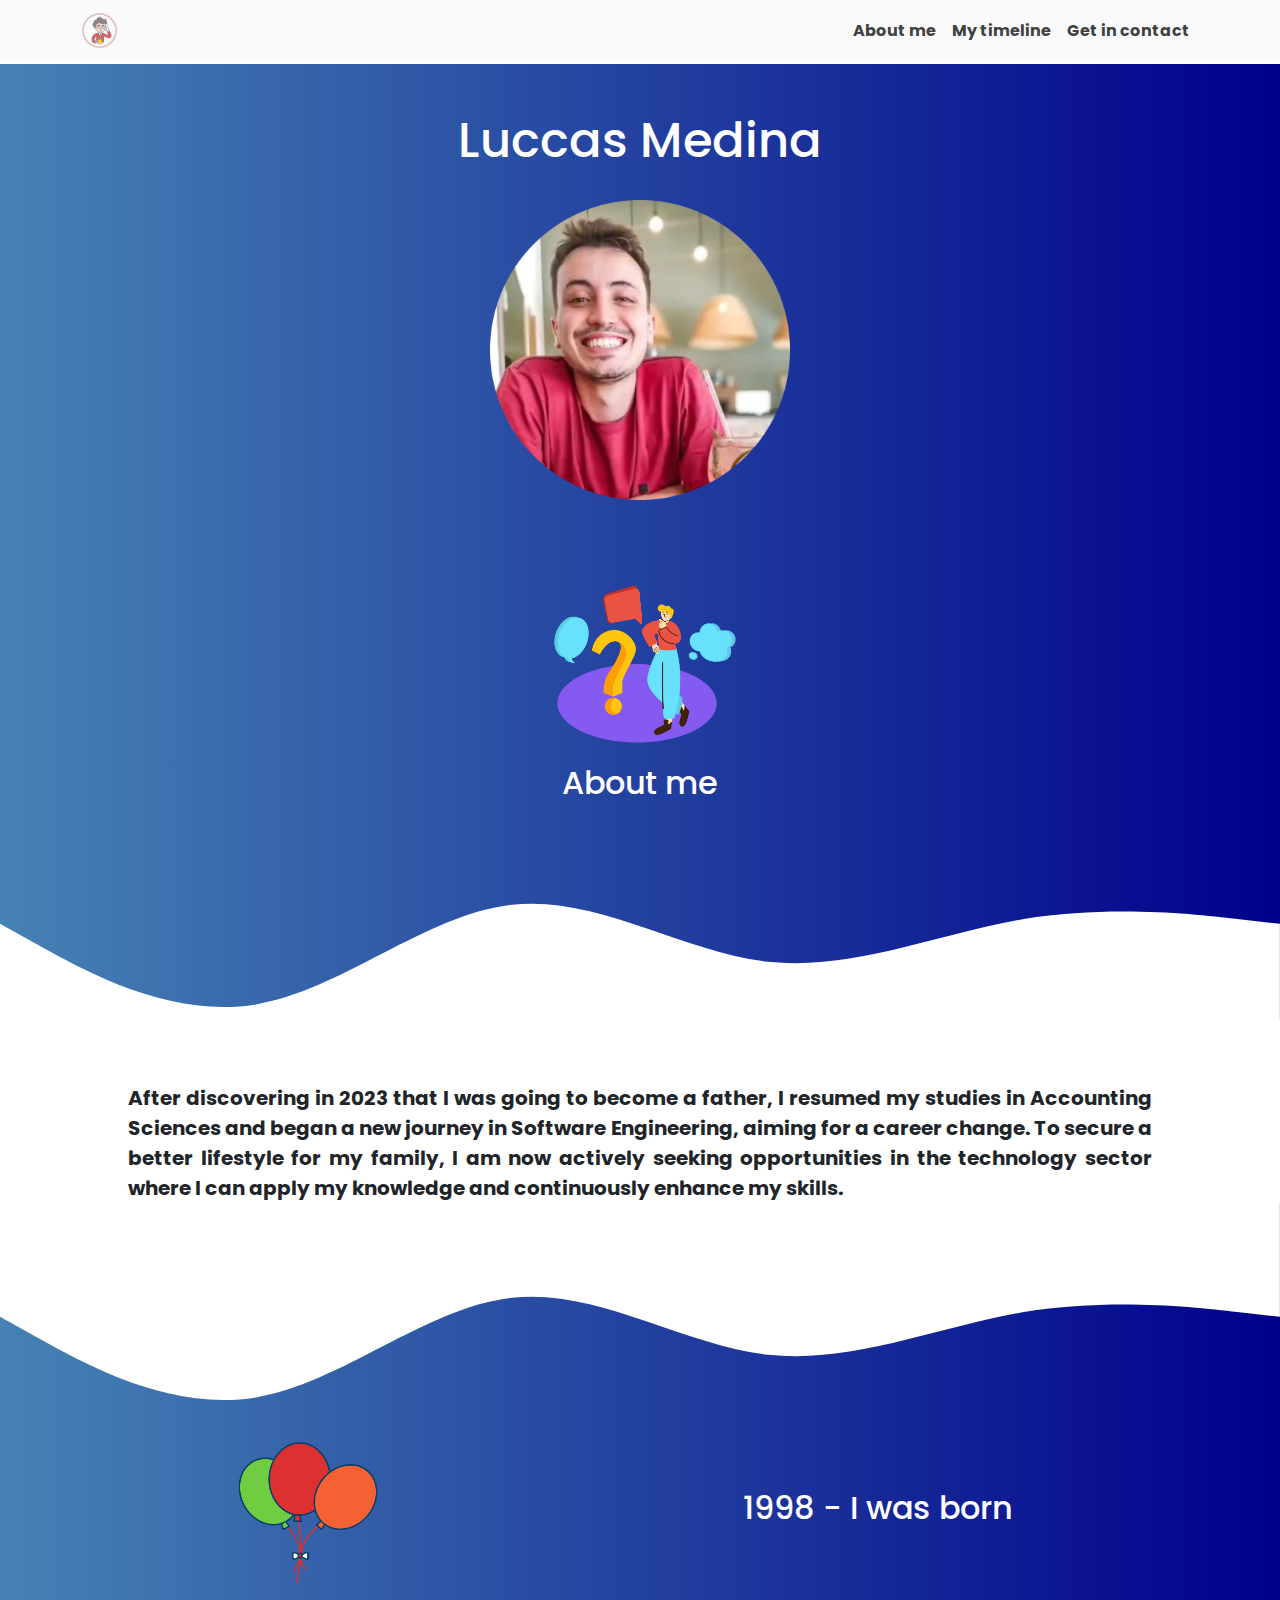
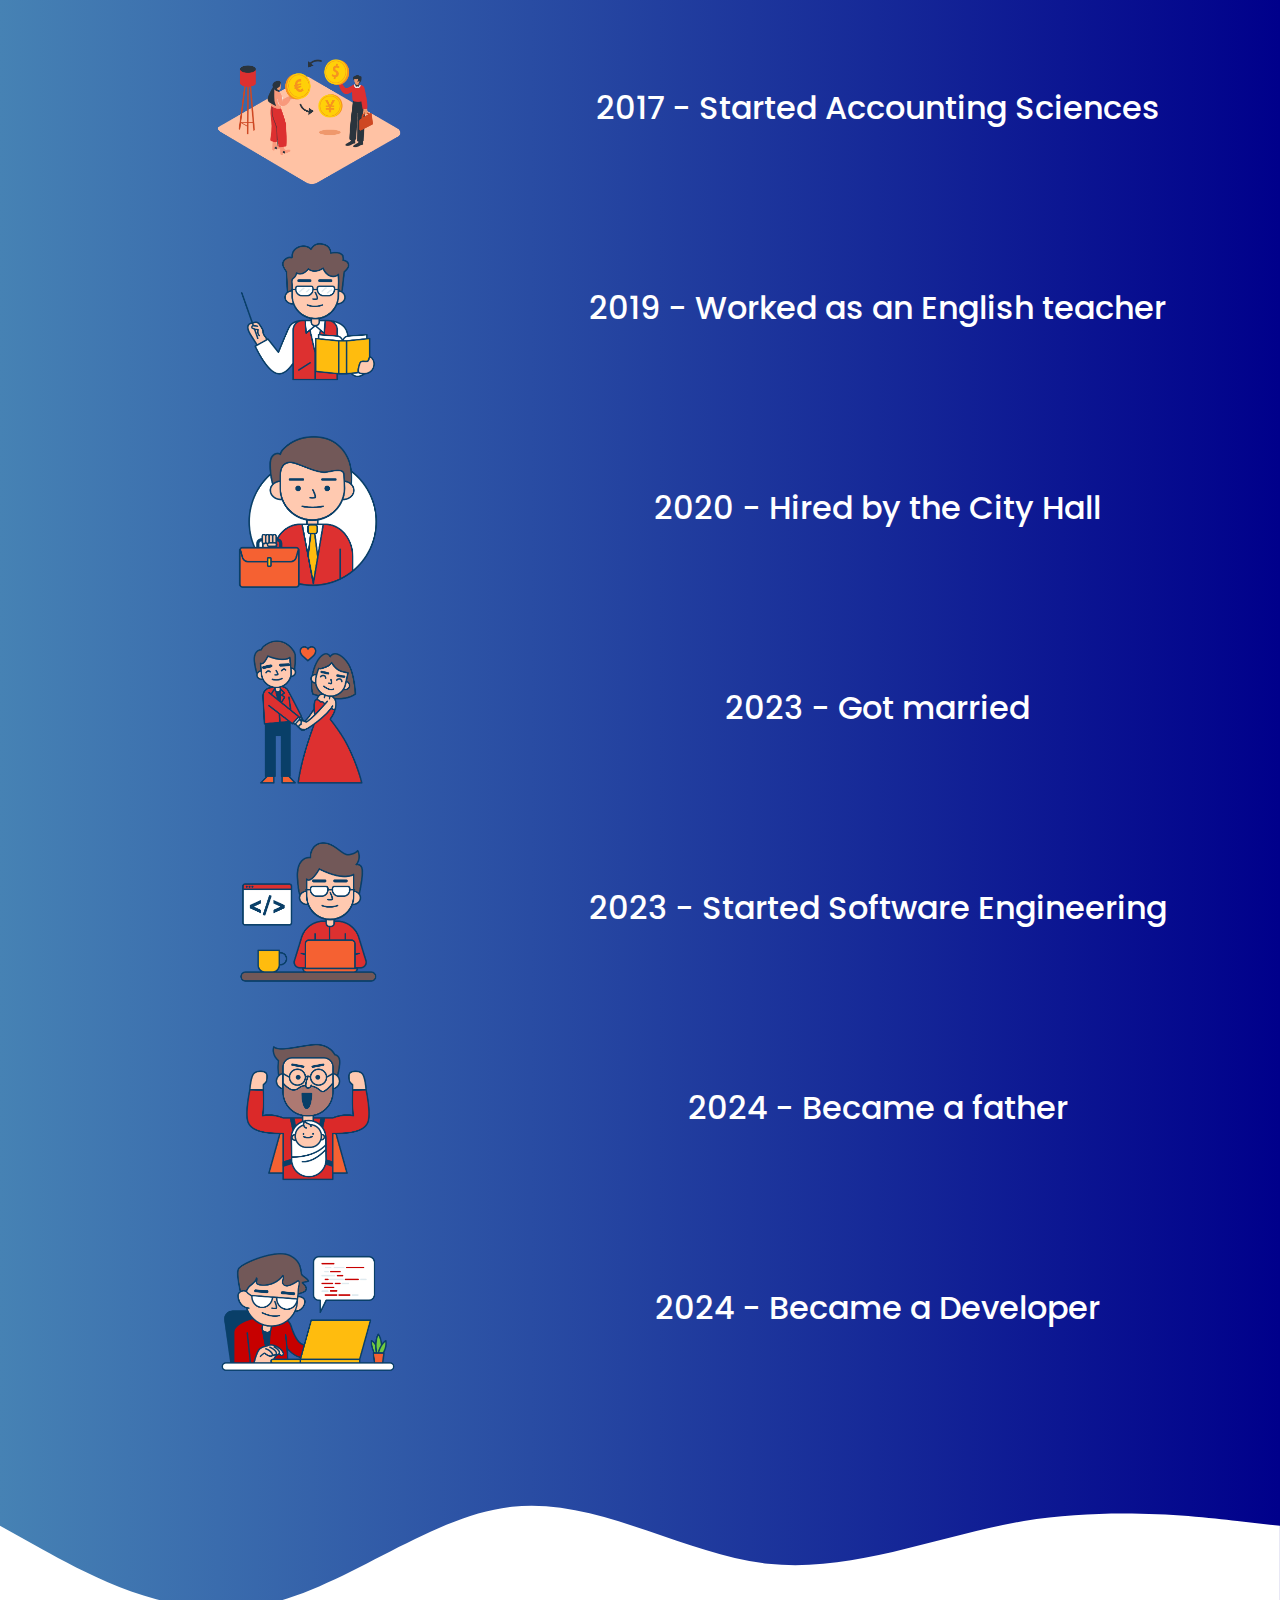
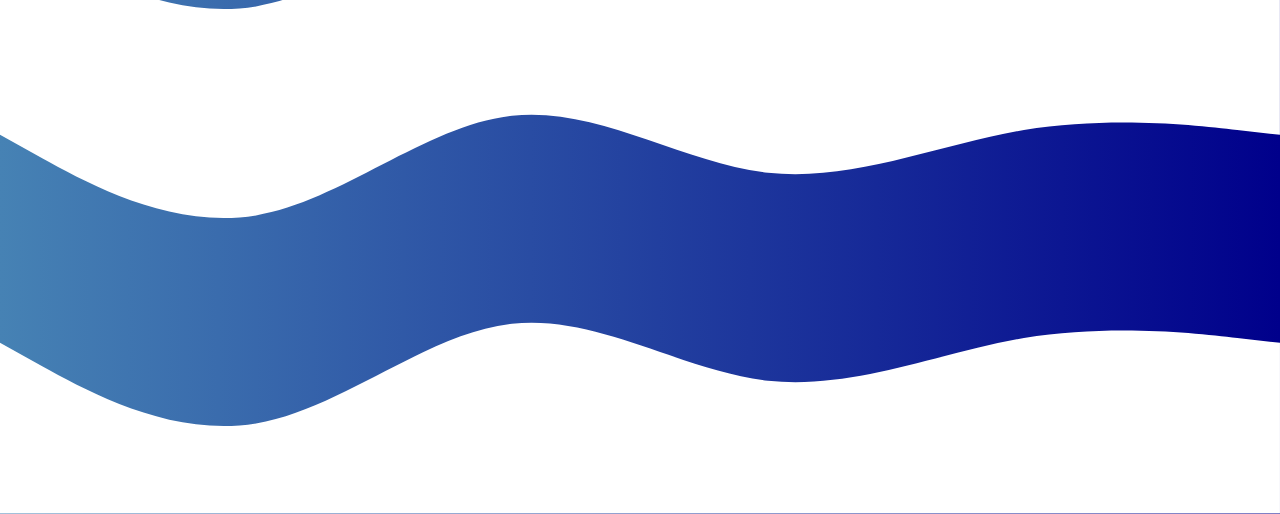
<file: Bootstrap CV - Luccas Medina.html>
<!DOCTYPE html>
<html lang="en">
<head>
    <meta charset="UTF-8">
    <meta name="viewport" content="width=device-width, initial-scale=1.0">
    <title>Portfolio</title>
    <link rel="stylesheet" href="assets/css/bootstrap.min.css"/>
    <link rel="stylesheet" href="assets/css/cv_styles.css"/>
    <link rel="preconnect" href="https://fonts.googleapis.com">
    <link rel="preconnect" href="https://fonts.gstatic.com" crossorigin>
    <link href="https://fonts.googleapis.com/css2?family=Poppins:wght@200&display=swap" rel="stylesheet">
</head>
<body>
    <nav class="opacity-75 navbar navbar-expand-lg bg-body-tertiary fixed-top">
        <div class="container">
          <a class="navbar-brand" href="#"><img src="assets/images/me.png" height="35px" alt=""> </a>
          <button class="navbar-toggler" type="button" data-bs-toggle="collapse" data-bs-target="#navbarNav" aria-controls="navbarNav" aria-expanded="false" aria-label="Toggle navigation">
            <span class="navbar-toggler-icon"></span>
          </button>
          <div class="collapse navbar-collapse justify-content-end" id="navbarNav">
            <ul class="navbar-nav" >
              <li class="nav-item" >
                <a class="nav-link active" aria-current="page" href="#about-me">About me</a>
              </li>
              <li class="nav-item">
                <a class="nav-link active" href="#timeline">My timeline</a>
              </li>
              <li class="nav-item">
                <a class="nav-link active" target=”_blank” href="https://wa.me/+5533999837965">Get in contact</a>
              </li>
            </ul>
          </div>
        </div>
    </nav>


    <header class="page-header gradient">
        <div class="container pt-5 ">
            <div class="row align-items-center ">
                <div class="col-md-12 animated-text justify-content-center">
                  <h1>
                      Luccas Medina
                  </h1>
                </div>
                <div class="col-md-12 d-flex justify-content-center">
                    <img src="assets/images/profile_photo.png" height="300px" alt="Header image">
                </div>
            </div>
        </div>

        <div id="about-me" class="container">
          <div class="row align-items-center ">
              <div class="col-md-12 d-flex justify-content-center">
                <img src="assets/images/about-me.png" height="200px" alt="About Me">
              </div>
              <div class="col-md-12 d-flex justify-content-center">
                  <h2>About me</h2>
              </div>
          </div>
        </div>

        <svg xmlns="http://www.w3.org/2000/svg" viewBox="0 0 1440 235"><path fill="#fff" fill-opacity="1" d="M0,128L48,154.7C96,181,192,235,288,218.7C384,203,480,117,576,106.7C672,96,768,160,864,170.7C960,181,1056,139,1152,122.7C1248,107,1344,117,1392,122.7L1440,128L1440,320L1392,320C1344,320,1248,320,1152,320C1056,320,960,320,864,320C768,320,672,320,576,320C480,320,384,320,288,320C192,320,96,320,48,320L0,320Z"></path></svg>
    </header>

    <div class="col-md-12 descricao">
      <p>
          After discovering in 2023 that I was going to become a father, I resumed my studies in Accounting Sciences and began a new journey in Software Engineering, aiming for a career change. To secure a better lifestyle for my family, I am now actively seeking opportunities in the technology sector where I can apply my knowledge and continuously enhance my skills.
      </p>
    </div>

    <section class="gradient content">
      <svg xmlns="http://www.w3.org/2000/svg" viewBox="0 0 1440 235"><path fill="#fff" fill-opacity="1" d="M0,128L48,154.7C96,181,192,235,288,218.7C384,203,480,117,576,106.7C672,96,768,160,864,170.7C960,181,1056,139,1152,122.7C1248,107,1344,117,1392,122.7L1440,128L1440,0L1392,0C1344,0,1248,0,1152,0C1056,0,960,0,864,0C768,0,672,0,576,0C480,0,384,0,288,0C192,0,96,0,48,0L0,0Z"></path></svg>
      
      <div class="container">
        <div class="row align-items-center ">
            <div class="col-12 col-lg-5 d-flex justify-content-center">
              <img src="assets/images/born.png" height="200px" alt="Born">
            </div>
            <div class="col-12 col-lg-7 d-flex justify-content-center">
                <h2>1998 - I was born</h2>
            </div>
        </div>
      </div>
  
      <div class="container">
        <div class="row align-items-center ">
            <div class="col-12 col-lg-5 d-flex justify-content-center">
              <img src="assets/images/money-3.png" height="200px" alt="Money">
            </div>
            <div class="col-12 col-lg-7 d-flex justify-content-center text-center">
                <h2>2017 - Started Accounting Sciences</h2>
            </div>
        </div>
      </div>
  
      <div class="container">
        <div class="row align-items-center ">
            <div class="col-12 col-lg-5 d-flex justify-content-center">
              <img src="assets/images/teacher.png" height="200px" alt="Teacher">
            </div>
            <div class="col-12 col-lg-7 d-flex justify-content-center text-center">
                <h2>2019 - Worked as an English teacher</h2>
            </div>
        </div>
      </div>
  
      <div class="container">
        <div class="row align-items-center ">
            <div class="col-12 col-lg-5 d-flex justify-content-center">
              <img src="assets/images/work.png" height="200px" alt="Work">
            </div>
            <div class="col-lg-7 d-flex justify-content-center">
                <h2>2020 - Hired by the City Hall</h2>
            </div>
        </div>
      </div>
  
      <div class="container">
        <div class="row align-items-center ">
            <div class="col-12 col-lg-5 d-flex justify-content-center">
              <img src="assets/images/couple.png" height="200px" alt="Married">
            </div>
            <div class="col-12 col-lg-7 d-flex justify-content-center">
                <h2>2023 - Got married</h2>
            </div>
        </div>
      </div>
      
      <div class="container">
        <div class="row align-items-center ">
            <div class="col-12 col-lg-5 d-flex justify-content-center">
              <img src="assets/images/coding-1.png" height="200px" alt="Coding">
            </div>
            <div class="col-12 col-lg-7 d-flex justify-content-center text-center">
                <h2>2023 - Started Software Engineering</h2>
            </div>
        </div>
      </div>
  
      <div class="container">
        <div class="row align-items-center ">
            <div class="col-lg-5 d-flex justify-content-center">
              <img src="assets/images/dad.png" height="200px" alt="Dad">
            </div>
            <div class="col-lg-7 d-flex justify-content-center">
                <h2>2024 - Became a father</h2>
            </div>
        </div>
      </div>
  
      <div class="container">
        <div class="row align-items-center ">
            <div class="col-12 col-lg-5 d-flex justify-content-center">
              <img src="assets/images/coding-4.png" height="200px" alt="Dev">
            </div>
            <div class="col-12 col-lg-7 d-flex justify-content-center">
                <h2>2024 - Became a Developer</h2>
            </div>
        </div>
      </div>

      <svg xmlns="http://www.w3.org/2000/svg" viewBox="0 0 1440 235"><path fill="#fff" fill-opacity="1" d="M0,128L48,154.7C96,181,192,235,288,218.7C384,203,480,117,576,106.7C672,96,768,160,864,170.7C960,181,1056,139,1152,122.7C1248,107,1344,117,1392,122.7L1440,128L1440,320L1392,320C1344,320,1248,320,1152,320C1056,320,960,320,864,320C768,320,672,320,576,320C480,320,384,320,288,320C192,320,96,320,48,320L0,320Z"></path></svg>
    </section>

    
        
    <section class="gradient content">
      <svg xmlns="http://www.w3.org/2000/svg" viewBox="0 0 1440 235"><path fill="#fff" fill-opacity="1" d="M0,128L48,154.7C96,181,192,235,288,218.7C384,203,480,117,576,106.7C672,96,768,160,864,170.7C960,181,1056,139,1152,122.7C1248,107,1344,117,1392,122.7L1440,128L1440,0L1392,0C1344,0,1248,0,1152,0C1056,0,960,0,864,0C768,0,672,0,576,0C480,0,384,0,288,0C192,0,96,0,48,0L0,0Z"></path></svg>
      
      

      <svg xmlns="http://www.w3.org/2000/svg" viewBox="0 0 1440 320"><path fill="#fff" fill-opacity="1" d="M0,128L48,154.7C96,181,192,235,288,218.7C384,203,480,117,576,106.7C672,96,768,160,864,170.7C960,181,1056,139,1152,122.7C1248,107,1344,117,1392,122.7L1440,128L1440,320L1392,320C1344,320,1248,320,1152,320C1056,320,960,320,864,320C768,320,672,320,576,320C480,320,384,320,288,320C192,320,96,320,48,320L0,320Z"></path></svg>
    </section>

    <script src="assets/js/bootstrap.min.js"></script>
</body>
</html>
</file>
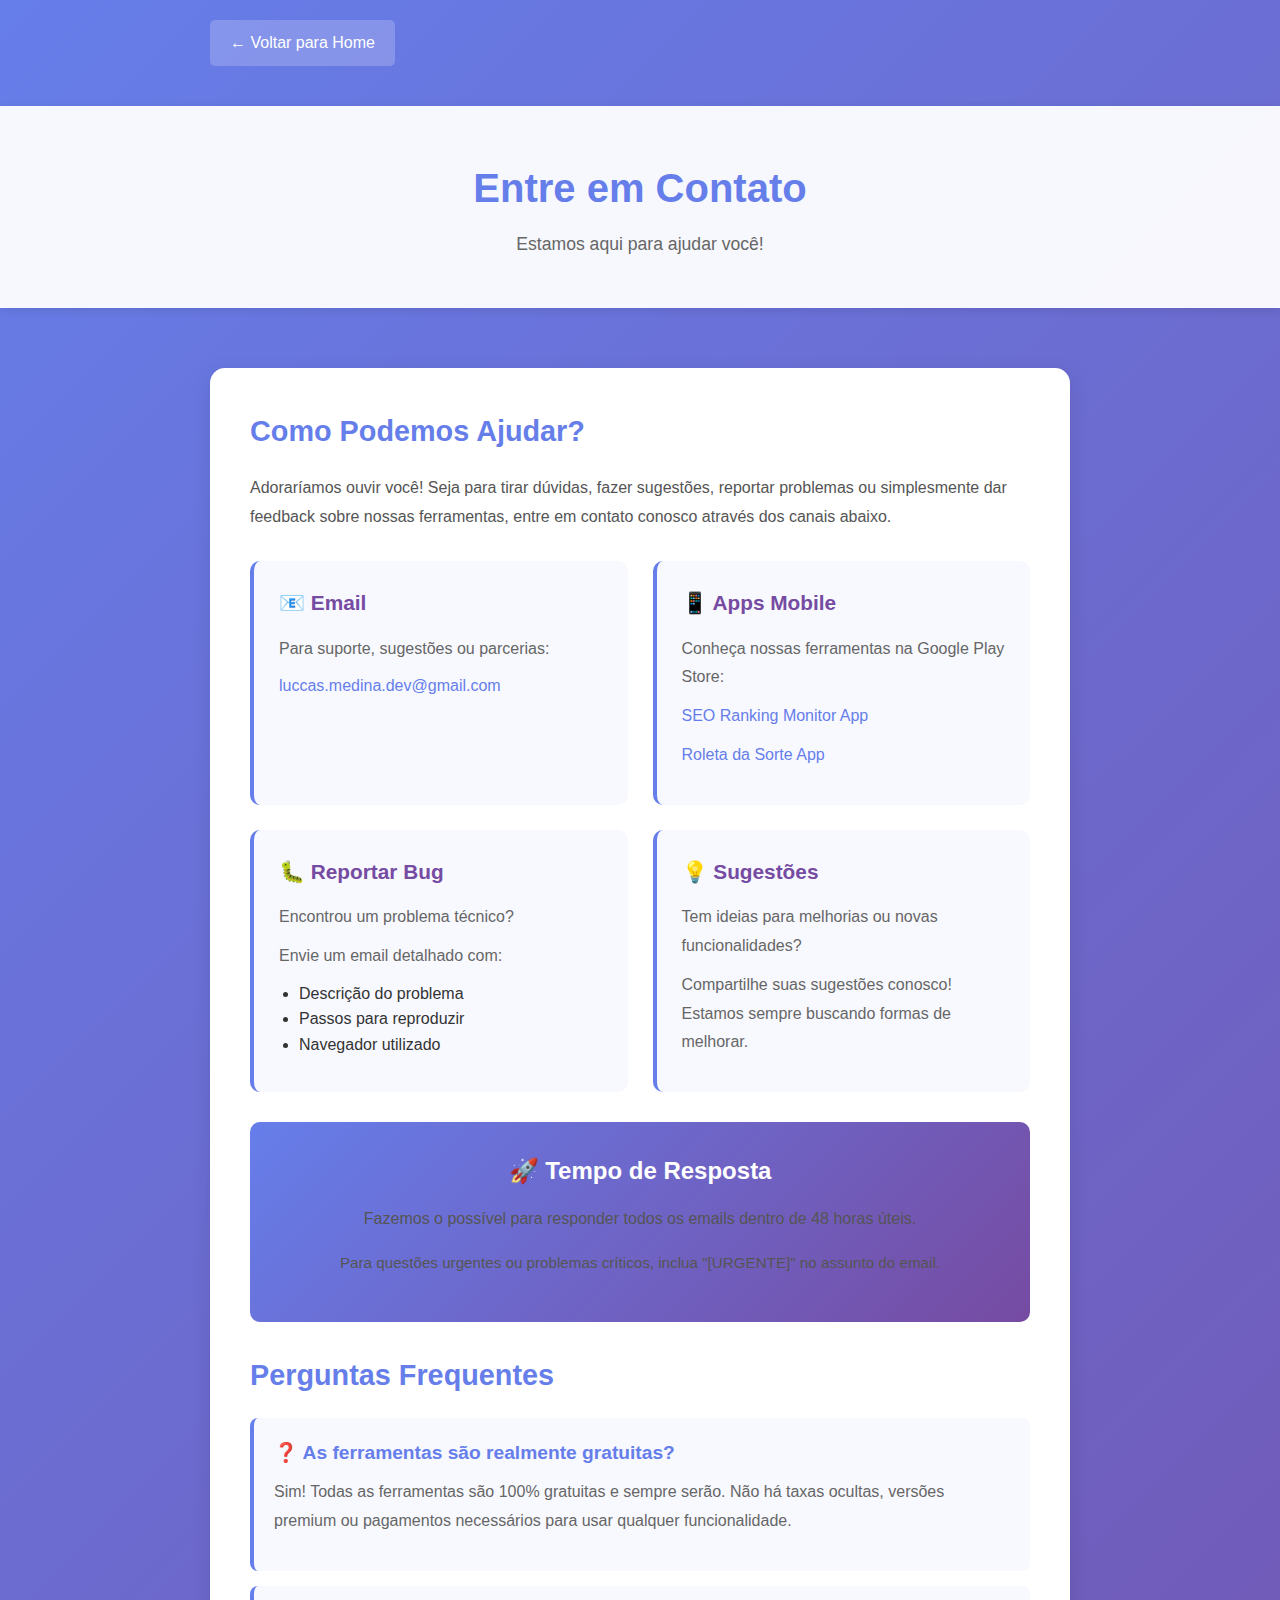
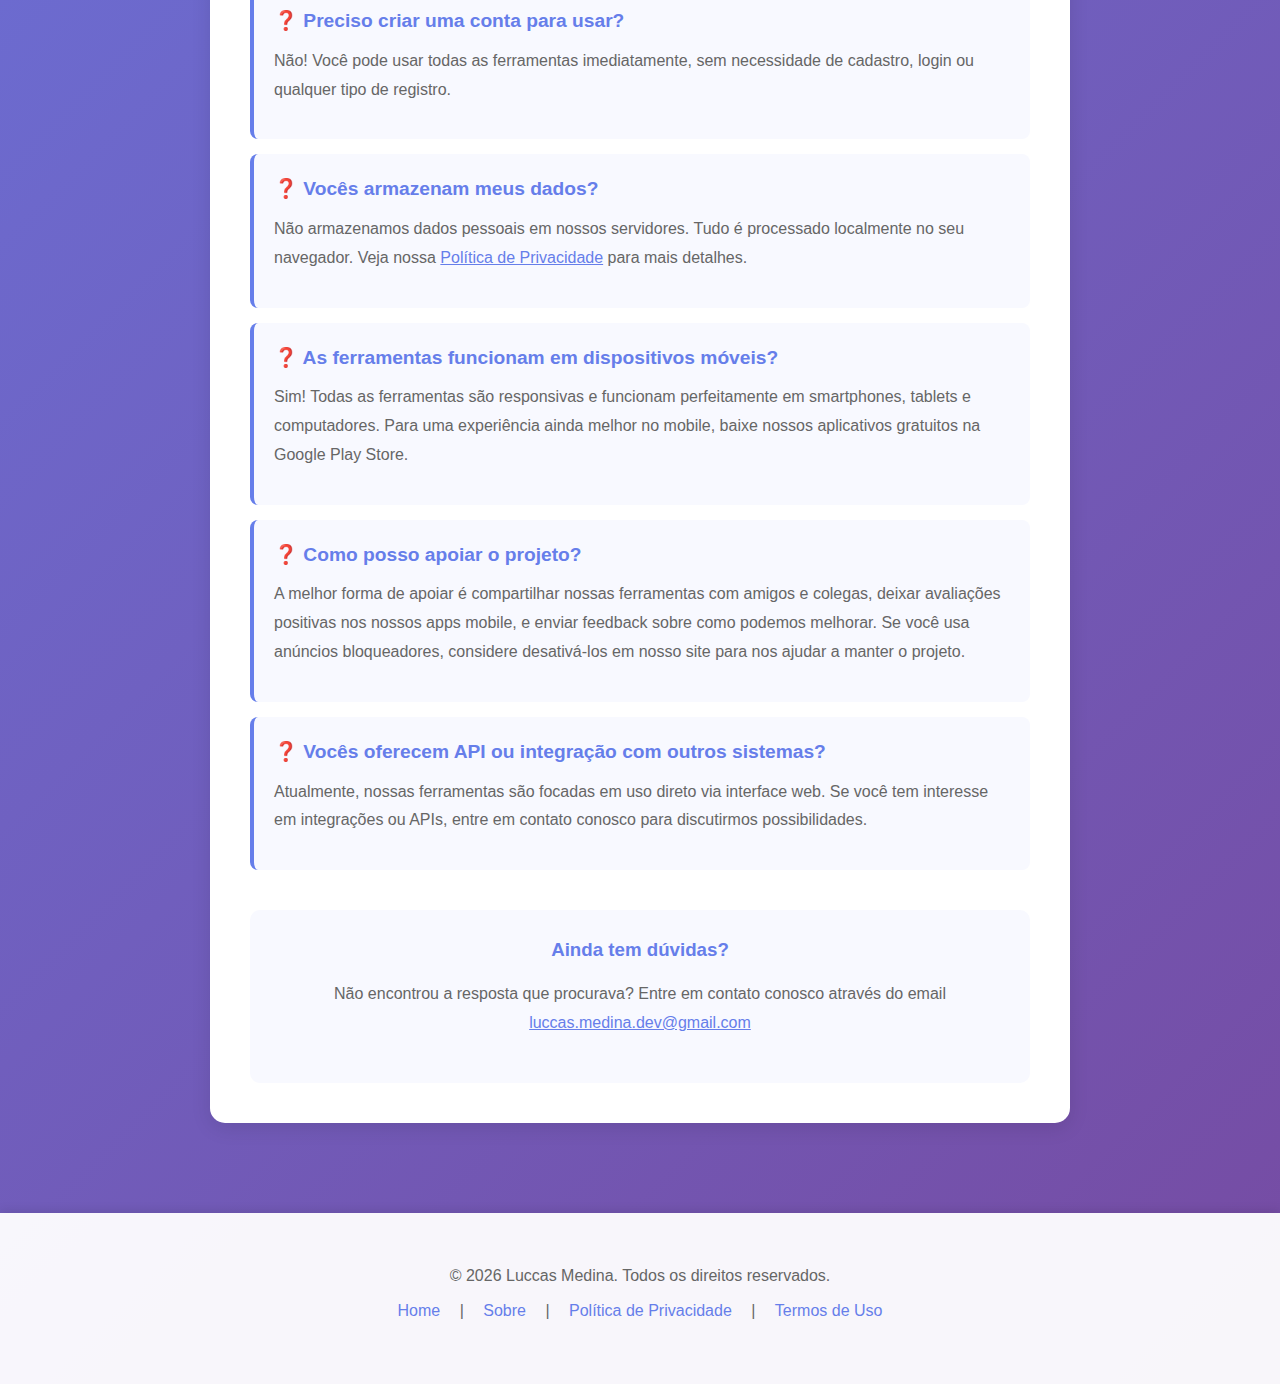
<file: contact.html>
<!DOCTYPE html>
<html lang="pt-BR">
<head>
    <meta charset="UTF-8">
    <meta name="viewport" content="width=device-width, initial-scale=1.0">
    
    <!-- Primary Meta Tags -->
    <title>Contato | Ferramentas Web - Luccas Medina</title>
    <meta name="title" content="Contato | Ferramentas Web - Luccas Medina">
    <meta name="description" content="Entre em contato conosco para sugestões, feedback ou suporte. Estamos aqui para ajudar você a aproveitar ao máximo nossas ferramentas web gratuitas.">
    <meta name="robots" content="index, follow">
    
    <!-- Canonical URL -->
    <link rel="canonical" href="https://luccas-medina.github.io/contact.html">
    
    <!-- Google AdSense -->
    <script async src="https://pagead2.googlesyndication.com/pagead/js/adsbygoogle.js?client=ca-pub-2243080862412586" crossorigin="anonymous"></script>
    
    <style>
        * {
            margin: 0;
            padding: 0;
            box-sizing: border-box;
        }
        
        body {
            font-family: -apple-system, BlinkMacSystemFont, 'Segoe UI', Roboto, Oxygen, Ubuntu, Cantarell, sans-serif;
            line-height: 1.6;
            color: #333;
            background: linear-gradient(135deg, #667eea 0%, #764ba2 100%);
            min-height: 100vh;
        }
        
        .container {
            max-width: 900px;
            margin: 0 auto;
            padding: 20px;
        }
        
        header {
            background: rgba(255, 255, 255, 0.95);
            padding: 30px 0;
            box-shadow: 0 2px 10px rgba(0,0,0,0.1);
            margin-bottom: 40px;
        }
        
        h1 {
            font-size: 2.5em;
            margin-bottom: 10px;
            color: #667eea;
            text-align: center;
        }
        
        .subtitle {
            text-align: center;
            color: #666;
            font-size: 1.1em;
        }
        
        .content-section {
            background: white;
            border-radius: 15px;
            padding: 40px;
            margin-bottom: 30px;
            box-shadow: 0 5px 20px rgba(0,0,0,0.1);
        }
        
        .content-section h2 {
            color: #667eea;
            margin-bottom: 20px;
            font-size: 1.8em;
        }
        
        .content-section p {
            color: #555;
            margin-bottom: 15px;
            line-height: 1.8;
        }
        
        .contact-grid {
            display: grid;
            grid-template-columns: repeat(auto-fit, minmax(250px, 1fr));
            gap: 25px;
            margin: 30px 0;
        }
        
        .contact-card {
            background: #f8f9ff;
            padding: 25px;
            border-radius: 10px;
            border-left: 4px solid #667eea;
            transition: transform 0.3s ease;
        }
        
        .contact-card:hover {
            transform: translateY(-3px);
        }
        
        .contact-card h3 {
            color: #764ba2;
            margin-bottom: 15px;
            font-size: 1.3em;
        }
        
        .contact-card p {
            color: #666;
            margin-bottom: 10px;
        }
        
        .contact-card a {
            color: #667eea;
            text-decoration: none;
            font-weight: 500;
        }
        
        .contact-card a:hover {
            text-decoration: underline;
        }
        
        .back-link {
            display: inline-block;
            margin-bottom: 20px;
            color: white;
            text-decoration: none;
            font-weight: 500;
            padding: 10px 20px;
            background: rgba(255, 255, 255, 0.2);
            border-radius: 5px;
            transition: background 0.3s ease;
        }
        
        .back-link:hover {
            background: rgba(255, 255, 255, 0.3);
        }
        
        .faq-section {
            margin-top: 30px;
        }
        
        .faq-item {
            background: #f8f9ff;
            padding: 20px;
            margin-bottom: 15px;
            border-radius: 8px;
            border-left: 4px solid #667eea;
        }
        
        .faq-item h3 {
            color: #667eea;
            margin-bottom: 10px;
            font-size: 1.2em;
        }
        
        .faq-item p {
            color: #666;
        }
        
        .highlight-box {
            background: linear-gradient(135deg, #667eea 0%, #764ba2 100%);
            color: white;
            padding: 30px;
            border-radius: 10px;
            margin: 30px 0;
            text-align: center;
        }
        
        .highlight-box h3 {
            margin-bottom: 15px;
            font-size: 1.5em;
        }
        
        footer {
            background: rgba(255, 255, 255, 0.95);
            padding: 30px 0;
            margin-top: 40px;
            text-align: center;
            box-shadow: 0 -2px 10px rgba(0,0,0,0.1);
        }
        
        footer p {
            color: #666;
            margin-bottom: 10px;
        }
        
        footer a {
            color: #667eea;
            text-decoration: none;
            margin: 0 15px;
            font-weight: 500;
        }
        
        footer a:hover {
            text-decoration: underline;
        }
    </style>
</head>
<body>
    <div class="container">
        <a href="index.html" class="back-link">← Voltar para Home</a>
    </div>
    
    <header>
        <div class="container">
            <h1>Entre em Contato</h1>
            <p class="subtitle">Estamos aqui para ajudar você!</p>
        </div>
    </header>
    
    <div class="container">
        <section class="content-section">
            <h2>Como Podemos Ajudar?</h2>
            <p>
                Adoraríamos ouvir você! Seja para tirar dúvidas, fazer sugestões, reportar problemas ou 
                simplesmente dar feedback sobre nossas ferramentas, entre em contato conosco através dos 
                canais abaixo.
            </p>
            
            <div class="contact-grid">
                <div class="contact-card">
                    <h3>📧 Email</h3>
                    <p>Para suporte, sugestões ou parcerias:</p>
                    <a href="mailto:luccas.medina.dev@gmail.com">luccas.medina.dev@gmail.com</a>
                </div>
                
                <div class="contact-card">
                    <h3>📱 Apps Mobile</h3>
                    <p>Conheça nossas ferramentas na Google Play Store:</p>
                    <p><a href="https://play.google.com/store/apps/details?id=com.seo_ranking_monitor.app" target="_blank">SEO Ranking Monitor App</a></p>
                    <p><a href="https://play.google.com/store/apps/details?id=com.roleta_da_sorte.app" target="_blank">Roleta da Sorte App</a></p>
                </div>
                
                <div class="contact-card">
                    <h3>🐛 Reportar Bug</h3>
                    <p>Encontrou um problema técnico?</p>
                    <p>Envie um email detalhado com:</p>
                    <ul style="margin-left: 20px; margin-top: 10px;">
                        <li>Descrição do problema</li>
                        <li>Passos para reproduzir</li>
                        <li>Navegador utilizado</li>
                    </ul>
                </div>
                
                <div class="contact-card">
                    <h3>💡 Sugestões</h3>
                    <p>Tem ideias para melhorias ou novas funcionalidades?</p>
                    <p>Compartilhe suas sugestões conosco! Estamos sempre buscando formas de melhorar.</p>
                </div>
            </div>
            
            <div class="highlight-box">
                <h3>🚀 Tempo de Resposta</h3>
                <p>Fazemos o possível para responder todos os emails dentro de 48 horas úteis.</p>
                <p style="margin-top: 10px; font-size: 0.95em;">
                    Para questões urgentes ou problemas críticos, inclua "[URGENTE]" no assunto do email.
                </p>
            </div>
            
            <div class="faq-section">
                <h2>Perguntas Frequentes</h2>
                
                <div class="faq-item">
                    <h3>❓ As ferramentas são realmente gratuitas?</h3>
                    <p>
                        Sim! Todas as ferramentas são 100% gratuitas e sempre serão. Não há taxas ocultas, 
                        versões premium ou pagamentos necessários para usar qualquer funcionalidade.
                    </p>
                </div>
                
                <div class="faq-item">
                    <h3>❓ Preciso criar uma conta para usar?</h3>
                    <p>
                        Não! Você pode usar todas as ferramentas imediatamente, sem necessidade de cadastro, 
                        login ou qualquer tipo de registro.
                    </p>
                </div>
                
                <div class="faq-item">
                    <h3>❓ Vocês armazenam meus dados?</h3>
                    <p>
                        Não armazenamos dados pessoais em nossos servidores. Tudo é processado localmente 
                        no seu navegador. Veja nossa <a href="privacy-policy.html" style="color: #667eea;">
                        Política de Privacidade</a> para mais detalhes.
                    </p>
                </div>
                
                <div class="faq-item">
                    <h3>❓ As ferramentas funcionam em dispositivos móveis?</h3>
                    <p>
                        Sim! Todas as ferramentas são responsivas e funcionam perfeitamente em smartphones, 
                        tablets e computadores. Para uma experiência ainda melhor no mobile, baixe nossos 
                        aplicativos gratuitos na Google Play Store.
                    </p>
                </div>
                
                <div class="faq-item">
                    <h3>❓ Como posso apoiar o projeto?</h3>
                    <p>
                        A melhor forma de apoiar é compartilhar nossas ferramentas com amigos e colegas, 
                        deixar avaliações positivas nos nossos apps mobile, e enviar feedback sobre como 
                        podemos melhorar. Se você usa anúncios bloqueadores, considere desativá-los em 
                        nosso site para nos ajudar a manter o projeto.
                    </p>
                </div>
                
                <div class="faq-item">
                    <h3>❓ Vocês oferecem API ou integração com outros sistemas?</h3>
                    <p>
                        Atualmente, nossas ferramentas são focadas em uso direto via interface web. 
                        Se você tem interesse em integrações ou APIs, entre em contato conosco para 
                        discutirmos possibilidades.
                    </p>
                </div>
            </div>
            
            <div style="margin-top: 40px; padding: 25px; background: #f8f9ff; border-radius: 10px; text-align: center;">
                <h3 style="color: #667eea; margin-bottom: 15px;">Ainda tem dúvidas?</h3>
                <p style="color: #666; margin-bottom: 20px;">
                    Não encontrou a resposta que procurava? Entre em contato conosco através do email 
                    <a href="mailto:luccas.medina.dev@gmail.com" style="color: #667eea; font-weight: 500;">
                    luccas.medina.dev@gmail.com</a>
                </p>
            </div>
        </section>
    </div>
    
    <footer>
        <div class="container">
            <p>&copy; 2026 Luccas Medina. Todos os direitos reservados.</p>
            <p>
                <a href="index.html">Home</a> | 
                <a href="about.html">Sobre</a> | 
                <a href="privacy-policy.html">Política de Privacidade</a> | 
                <a href="terms.html">Termos de Uso</a>
            </p>
        </div>
    </footer>
</body>
</html>
</file>
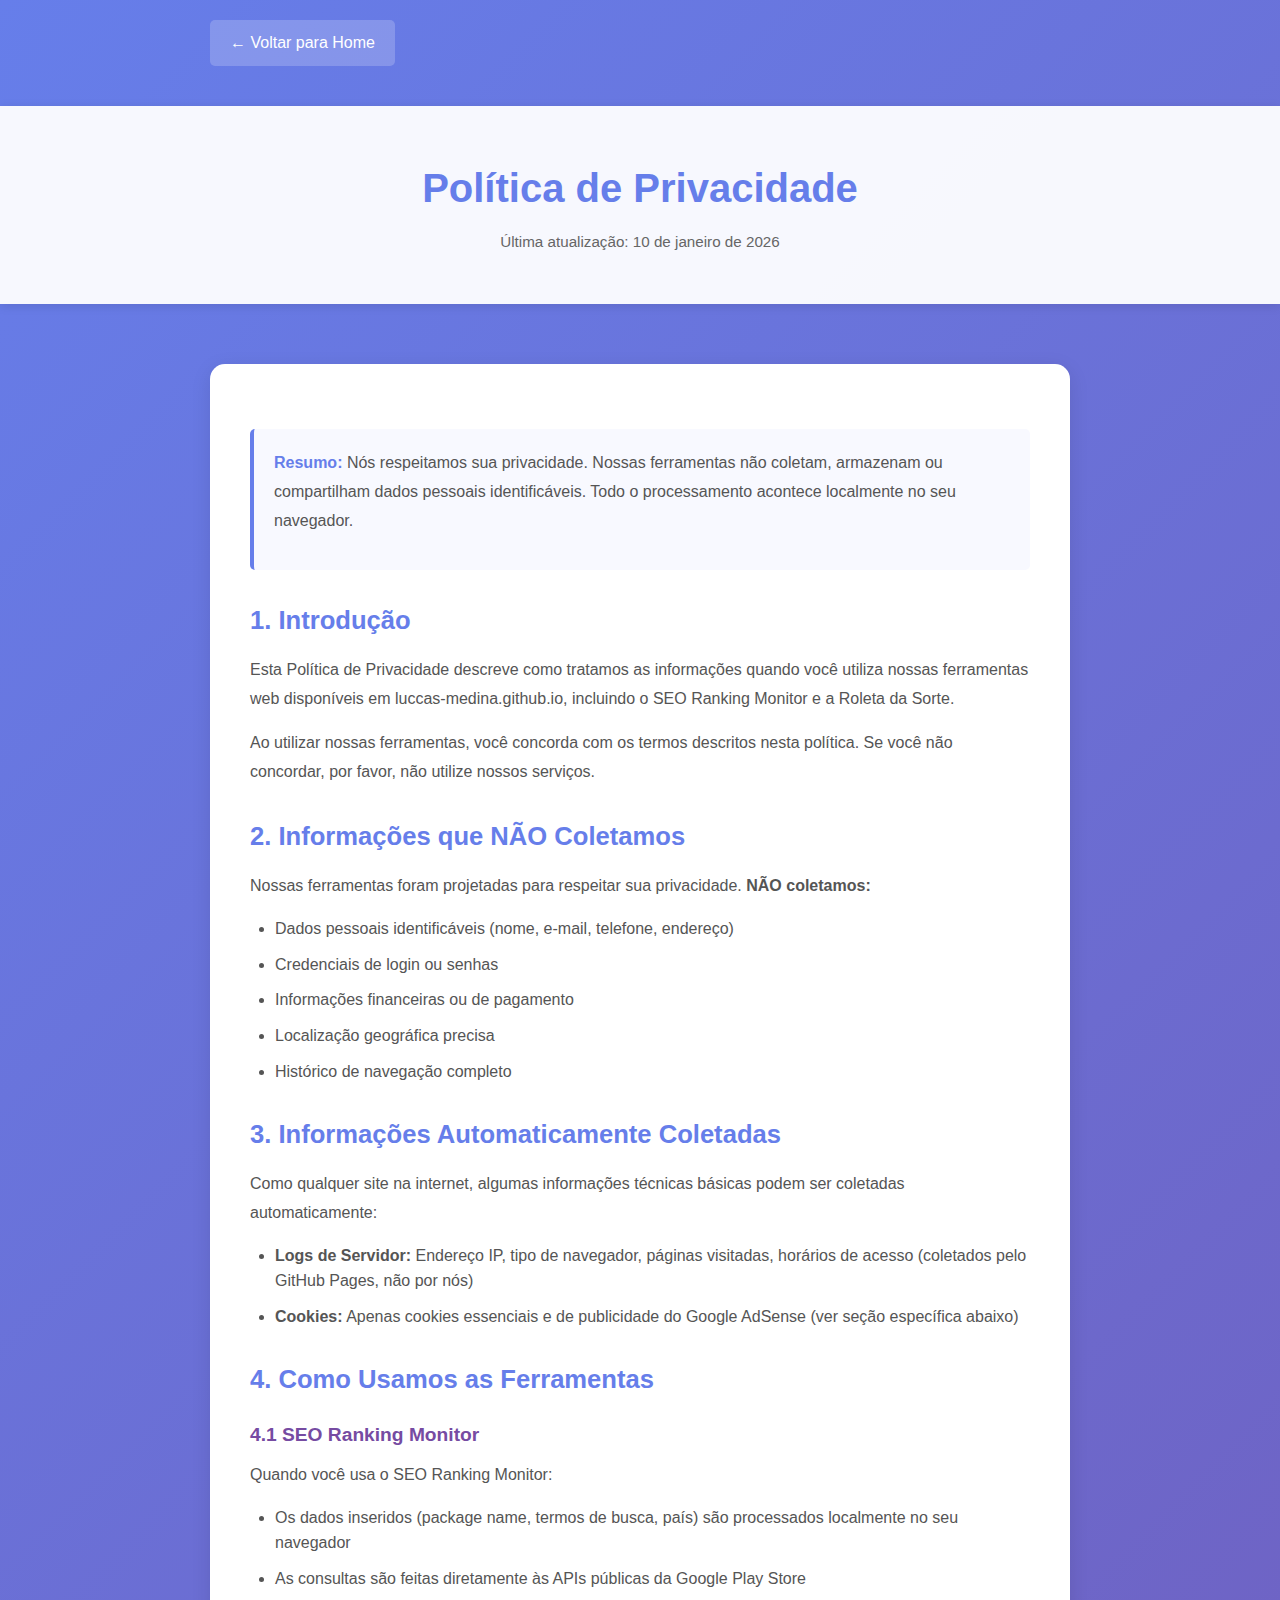
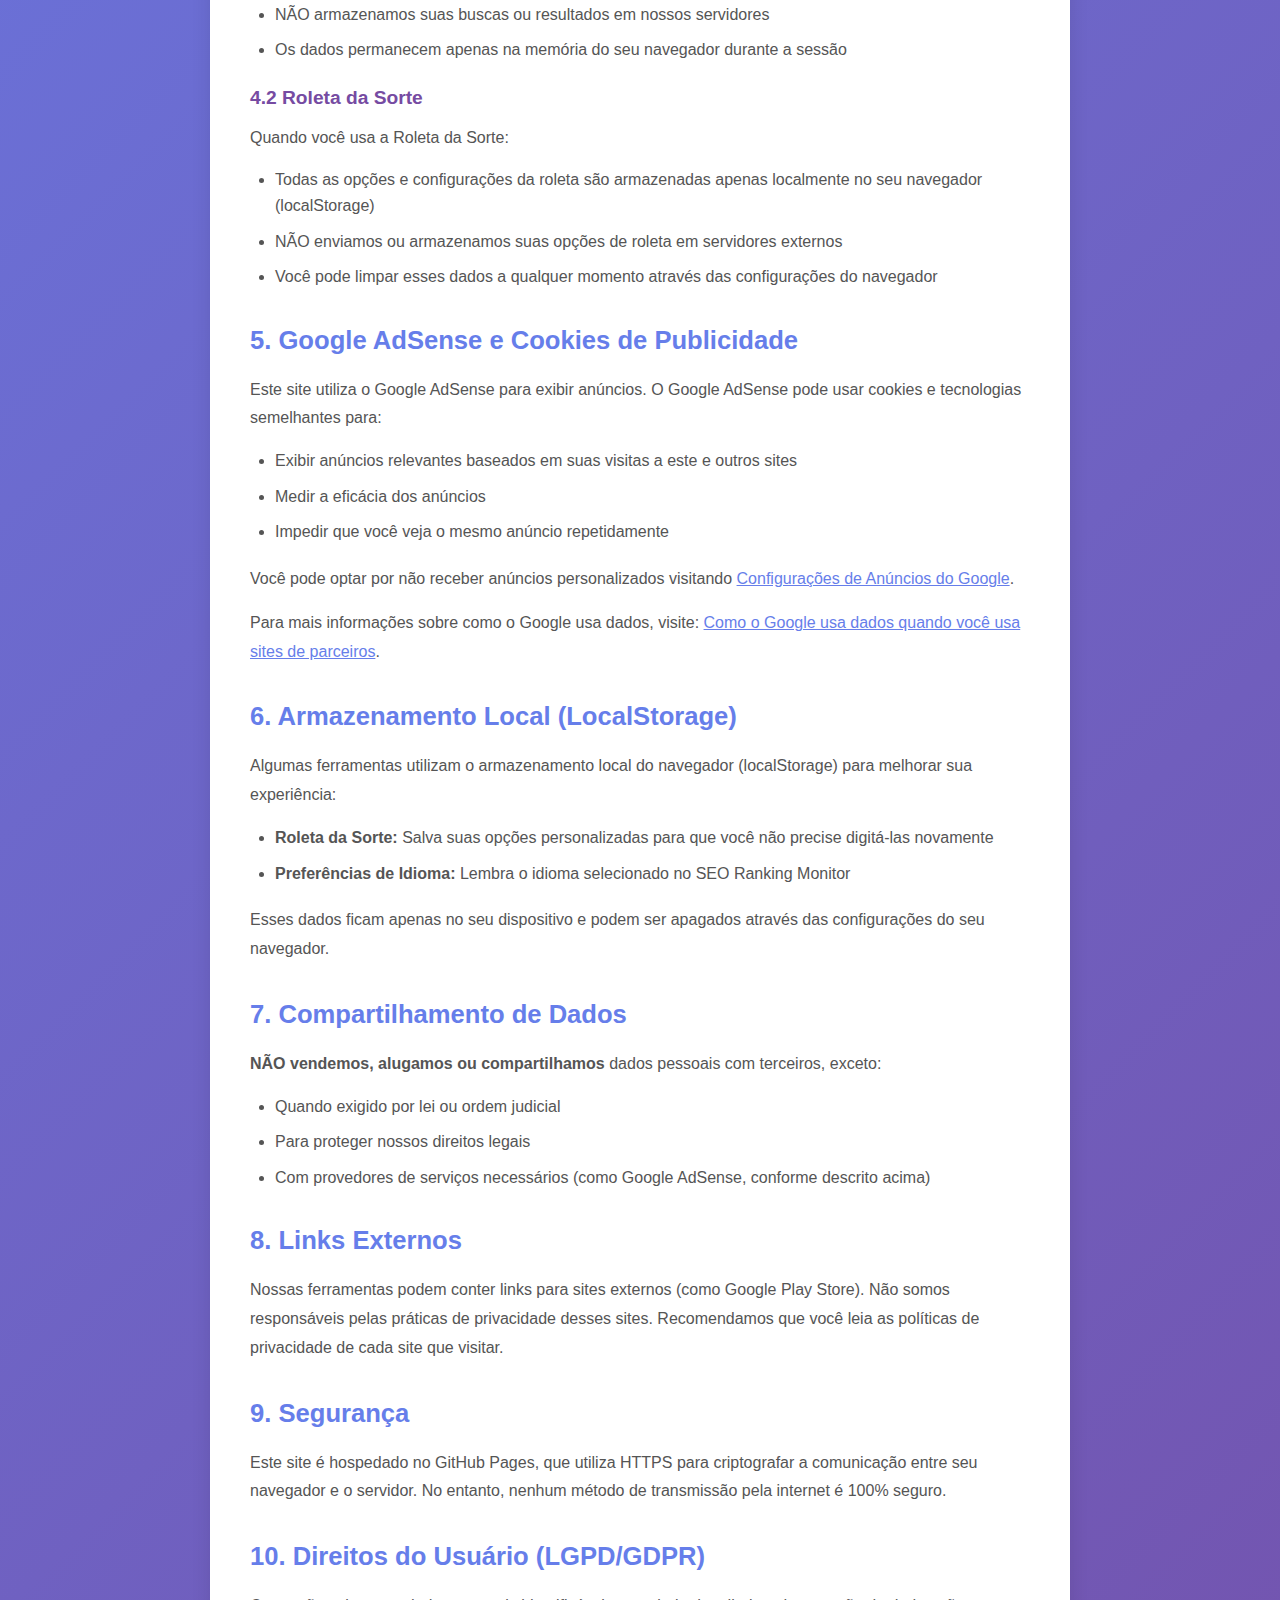
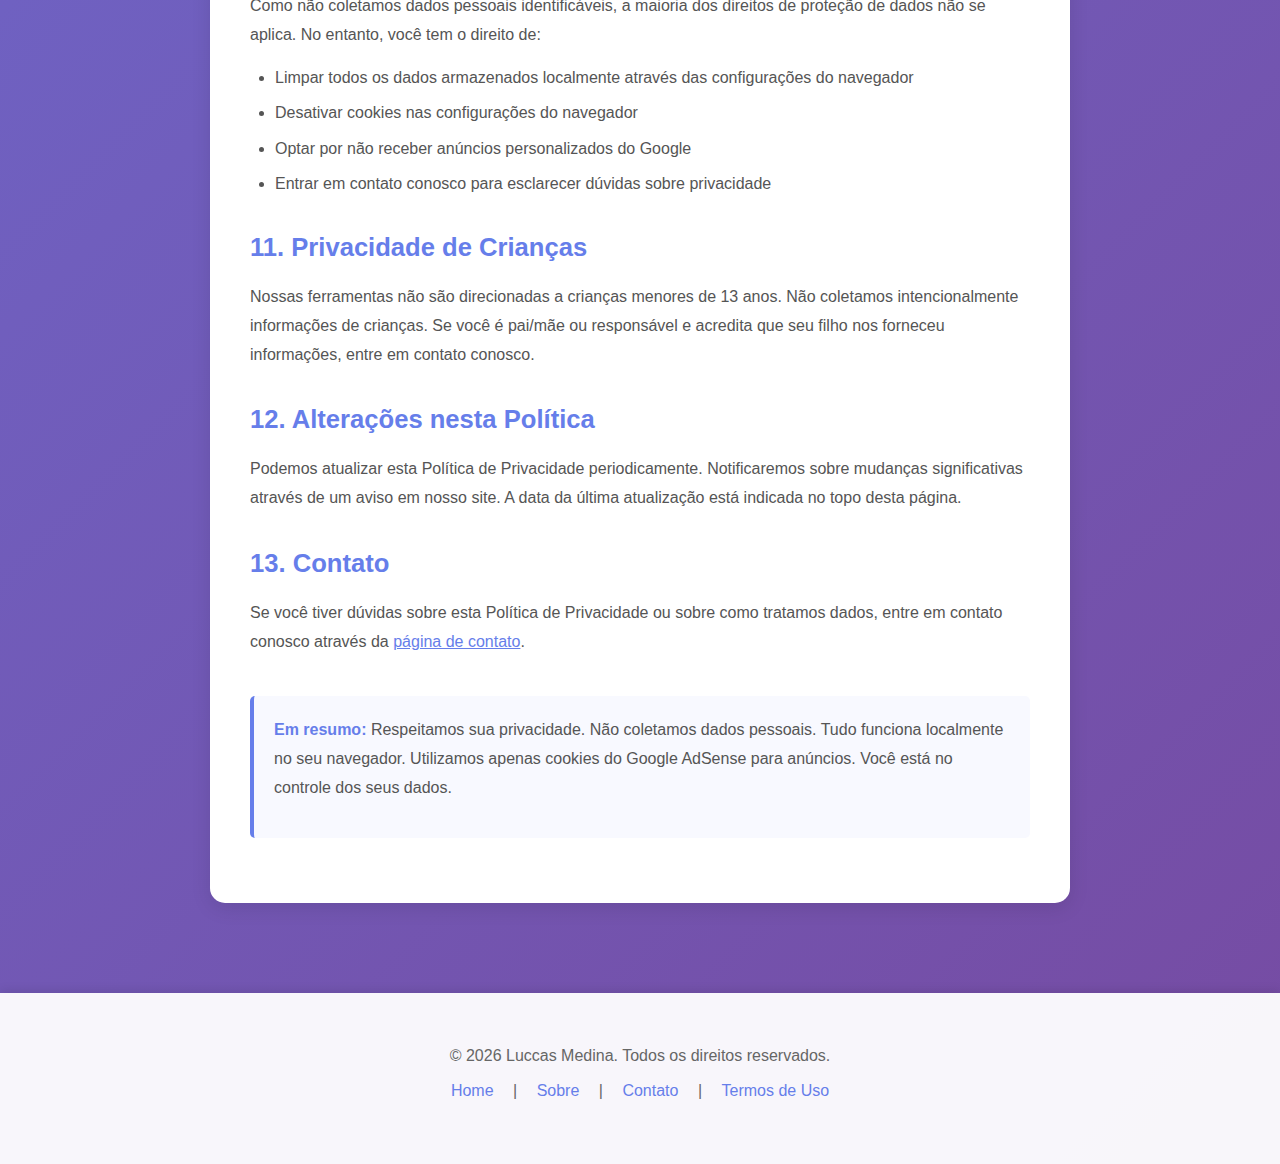
<file: privacy-policy.html>
<!DOCTYPE html>
<html lang="pt-BR">
<head>
    <meta charset="UTF-8">
    <meta name="viewport" content="width=device-width, initial-scale=1.0">
    
    <!-- Primary Meta Tags -->
    <title>Política de Privacidade | Ferramentas Web - Luccas Medina</title>
    <meta name="title" content="Política de Privacidade | Ferramentas Web - Luccas Medina">
    <meta name="description" content="Política de privacidade das ferramentas web gratuitas. Saiba como protegemos seus dados e respeitamos sua privacidade.">
    <meta name="robots" content="index, follow">
    
    <!-- Canonical URL -->
    <link rel="canonical" href="https://luccas-medina.github.io/privacy-policy.html">
    
    <!-- Google AdSense -->
    <script async src="https://pagead2.googlesyndication.com/pagead/js/adsbygoogle.js?client=ca-pub-2243080862412586" crossorigin="anonymous"></script>
    
    <style>
        * {
            margin: 0;
            padding: 0;
            box-sizing: border-box;
        }
        
        body {
            font-family: -apple-system, BlinkMacSystemFont, 'Segoe UI', Roboto, Oxygen, Ubuntu, Cantarell, sans-serif;
            line-height: 1.6;
            color: #333;
            background: linear-gradient(135deg, #667eea 0%, #764ba2 100%);
            min-height: 100vh;
        }
        
        .container {
            max-width: 900px;
            margin: 0 auto;
            padding: 20px;
        }
        
        header {
            background: rgba(255, 255, 255, 0.95);
            padding: 30px 0;
            box-shadow: 0 2px 10px rgba(0,0,0,0.1);
            margin-bottom: 40px;
        }
        
        h1 {
            font-size: 2.5em;
            margin-bottom: 10px;
            color: #667eea;
            text-align: center;
        }
        
        .last-updated {
            text-align: center;
            color: #666;
            font-size: 0.95em;
            margin-top: 10px;
        }
        
        .content-section {
            background: white;
            border-radius: 15px;
            padding: 40px;
            margin-bottom: 30px;
            box-shadow: 0 5px 20px rgba(0,0,0,0.1);
        }
        
        .content-section h2 {
            color: #667eea;
            margin-bottom: 15px;
            margin-top: 30px;
            font-size: 1.6em;
        }
        
        .content-section h2:first-child {
            margin-top: 0;
        }
        
        .content-section h3 {
            color: #764ba2;
            margin-top: 20px;
            margin-bottom: 10px;
            font-size: 1.2em;
        }
        
        .content-section p {
            color: #555;
            margin-bottom: 15px;
            line-height: 1.8;
        }
        
        .content-section ul {
            margin-left: 25px;
            margin-bottom: 20px;
            color: #555;
        }
        
        .content-section li {
            margin-bottom: 10px;
            line-height: 1.6;
        }
        
        .back-link {
            display: inline-block;
            margin-bottom: 20px;
            color: white;
            text-decoration: none;
            font-weight: 500;
            padding: 10px 20px;
            background: rgba(255, 255, 255, 0.2);
            border-radius: 5px;
            transition: background 0.3s ease;
        }
        
        .back-link:hover {
            background: rgba(255, 255, 255, 0.3);
        }
        
        .highlight-box {
            background: #f8f9ff;
            border-left: 4px solid #667eea;
            padding: 20px;
            margin: 25px 0;
            border-radius: 5px;
        }
        
        .highlight-box strong {
            color: #667eea;
        }
        
        footer {
            background: rgba(255, 255, 255, 0.95);
            padding: 30px 0;
            margin-top: 40px;
            text-align: center;
            box-shadow: 0 -2px 10px rgba(0,0,0,0.1);
        }
        
        footer p {
            color: #666;
            margin-bottom: 10px;
        }
        
        footer a {
            color: #667eea;
            text-decoration: none;
            margin: 0 15px;
            font-weight: 500;
        }
        
        footer a:hover {
            text-decoration: underline;
        }
    </style>
</head>
<body>
    <div class="container">
        <a href="index.html" class="back-link">← Voltar para Home</a>
    </div>
    
    <header>
        <div class="container">
            <h1>Política de Privacidade</h1>
            <p class="last-updated">Última atualização: 10 de janeiro de 2026</p>
        </div>
    </header>
    
    <div class="container">
        <section class="content-section">
            <div class="highlight-box">
                <p><strong>Resumo:</strong> Nós respeitamos sua privacidade. Nossas ferramentas não coletam, 
                armazenam ou compartilham dados pessoais identificáveis. Todo o processamento acontece 
                localmente no seu navegador.</p>
            </div>
            
            <h2>1. Introdução</h2>
            <p>
                Esta Política de Privacidade descreve como tratamos as informações quando você utiliza nossas 
                ferramentas web disponíveis em luccas-medina.github.io, incluindo o SEO Ranking Monitor e a 
                Roleta da Sorte.
            </p>
            <p>
                Ao utilizar nossas ferramentas, você concorda com os termos descritos nesta política. Se você 
                não concordar, por favor, não utilize nossos serviços.
            </p>
            
            <h2>2. Informações que NÃO Coletamos</h2>
            <p>
                Nossas ferramentas foram projetadas para respeitar sua privacidade. <strong>NÃO coletamos:</strong>
            </p>
            <ul>
                <li>Dados pessoais identificáveis (nome, e-mail, telefone, endereço)</li>
                <li>Credenciais de login ou senhas</li>
                <li>Informações financeiras ou de pagamento</li>
                <li>Localização geográfica precisa</li>
                <li>Histórico de navegação completo</li>
            </ul>
            
            <h2>3. Informações Automaticamente Coletadas</h2>
            <p>
                Como qualquer site na internet, algumas informações técnicas básicas podem ser coletadas 
                automaticamente:
            </p>
            <ul>
                <li><strong>Logs de Servidor:</strong> Endereço IP, tipo de navegador, páginas visitadas, 
                horários de acesso (coletados pelo GitHub Pages, não por nós)</li>
                <li><strong>Cookies:</strong> Apenas cookies essenciais e de publicidade do Google AdSense 
                (ver seção específica abaixo)</li>
            </ul>
            
            <h2>4. Como Usamos as Ferramentas</h2>
            
            <h3>4.1 SEO Ranking Monitor</h3>
            <p>
                Quando você usa o SEO Ranking Monitor:
            </p>
            <ul>
                <li>Os dados inseridos (package name, termos de busca, país) são processados localmente 
                no seu navegador</li>
                <li>As consultas são feitas diretamente às APIs públicas da Google Play Store</li>
                <li>NÃO armazenamos suas buscas ou resultados em nossos servidores</li>
                <li>Os dados permanecem apenas na memória do seu navegador durante a sessão</li>
            </ul>
            
            <h3>4.2 Roleta da Sorte</h3>
            <p>
                Quando você usa a Roleta da Sorte:
            </p>
            <ul>
                <li>Todas as opções e configurações da roleta são armazenadas apenas localmente no seu 
                navegador (localStorage)</li>
                <li>NÃO enviamos ou armazenamos suas opções de roleta em servidores externos</li>
                <li>Você pode limpar esses dados a qualquer momento através das configurações do navegador</li>
            </ul>
            
            <h2>5. Google AdSense e Cookies de Publicidade</h2>
            <p>
                Este site utiliza o Google AdSense para exibir anúncios. O Google AdSense pode usar cookies 
                e tecnologias semelhantes para:
            </p>
            <ul>
                <li>Exibir anúncios relevantes baseados em suas visitas a este e outros sites</li>
                <li>Medir a eficácia dos anúncios</li>
                <li>Impedir que você veja o mesmo anúncio repetidamente</li>
            </ul>
            <p>
                Você pode optar por não receber anúncios personalizados visitando 
                <a href="https://www.google.com/settings/ads" target="_blank" style="color: #667eea;">
                Configurações de Anúncios do Google</a>.
            </p>
            <p>
                Para mais informações sobre como o Google usa dados, visite: 
                <a href="https://policies.google.com/technologies/partner-sites" target="_blank" style="color: #667eea;">
                Como o Google usa dados quando você usa sites de parceiros</a>.
            </p>
            
            <h2>6. Armazenamento Local (LocalStorage)</h2>
            <p>
                Algumas ferramentas utilizam o armazenamento local do navegador (localStorage) para melhorar 
                sua experiência:
            </p>
            <ul>
                <li><strong>Roleta da Sorte:</strong> Salva suas opções personalizadas para que você não precise 
                digitá-las novamente</li>
                <li><strong>Preferências de Idioma:</strong> Lembra o idioma selecionado no SEO Ranking Monitor</li>
            </ul>
            <p>
                Esses dados ficam apenas no seu dispositivo e podem ser apagados através das configurações 
                do seu navegador.
            </p>
            
            <h2>7. Compartilhamento de Dados</h2>
            <p>
                <strong>NÃO vendemos, alugamos ou compartilhamos</strong> dados pessoais com terceiros, exceto:
            </p>
            <ul>
                <li>Quando exigido por lei ou ordem judicial</li>
                <li>Para proteger nossos direitos legais</li>
                <li>Com provedores de serviços necessários (como Google AdSense, conforme descrito acima)</li>
            </ul>
            
            <h2>8. Links Externos</h2>
            <p>
                Nossas ferramentas podem conter links para sites externos (como Google Play Store). Não somos 
                responsáveis pelas práticas de privacidade desses sites. Recomendamos que você leia as políticas 
                de privacidade de cada site que visitar.
            </p>
            
            <h2>9. Segurança</h2>
            <p>
                Este site é hospedado no GitHub Pages, que utiliza HTTPS para criptografar a comunicação entre 
                seu navegador e o servidor. No entanto, nenhum método de transmissão pela internet é 100% seguro.
            </p>
            
            <h2>10. Direitos do Usuário (LGPD/GDPR)</h2>
            <p>
                Como não coletamos dados pessoais identificáveis, a maioria dos direitos de proteção de dados 
                não se aplica. No entanto, você tem o direito de:
            </p>
            <ul>
                <li>Limpar todos os dados armazenados localmente através das configurações do navegador</li>
                <li>Desativar cookies nas configurações do navegador</li>
                <li>Optar por não receber anúncios personalizados do Google</li>
                <li>Entrar em contato conosco para esclarecer dúvidas sobre privacidade</li>
            </ul>
            
            <h2>11. Privacidade de Crianças</h2>
            <p>
                Nossas ferramentas não são direcionadas a crianças menores de 13 anos. Não coletamos 
                intencionalmente informações de crianças. Se você é pai/mãe ou responsável e acredita que 
                seu filho nos forneceu informações, entre em contato conosco.
            </p>
            
            <h2>12. Alterações nesta Política</h2>
            <p>
                Podemos atualizar esta Política de Privacidade periodicamente. Notificaremos sobre mudanças 
                significativas através de um aviso em nosso site. A data da última atualização está indicada 
                no topo desta página.
            </p>
            
            <h2>13. Contato</h2>
            <p>
                Se você tiver dúvidas sobre esta Política de Privacidade ou sobre como tratamos dados, entre 
                em contato conosco através da <a href="contact.html" style="color: #667eea;">página de contato</a>.
            </p>
            
            <div class="highlight-box" style="margin-top: 40px;">
                <p><strong>Em resumo:</strong> Respeitamos sua privacidade. Não coletamos dados pessoais. 
                Tudo funciona localmente no seu navegador. Utilizamos apenas cookies do Google AdSense para 
                anúncios. Você está no controle dos seus dados.</p>
            </div>
        </section>
    </div>
    
    <footer>
        <div class="container">
            <p>&copy; 2026 Luccas Medina. Todos os direitos reservados.</p>
            <p>
                <a href="index.html">Home</a> | 
                <a href="about.html">Sobre</a> | 
                <a href="contact.html">Contato</a> | 
                <a href="terms.html">Termos de Uso</a>
            </p>
        </div>
    </footer>
</body>
</html>
</file>
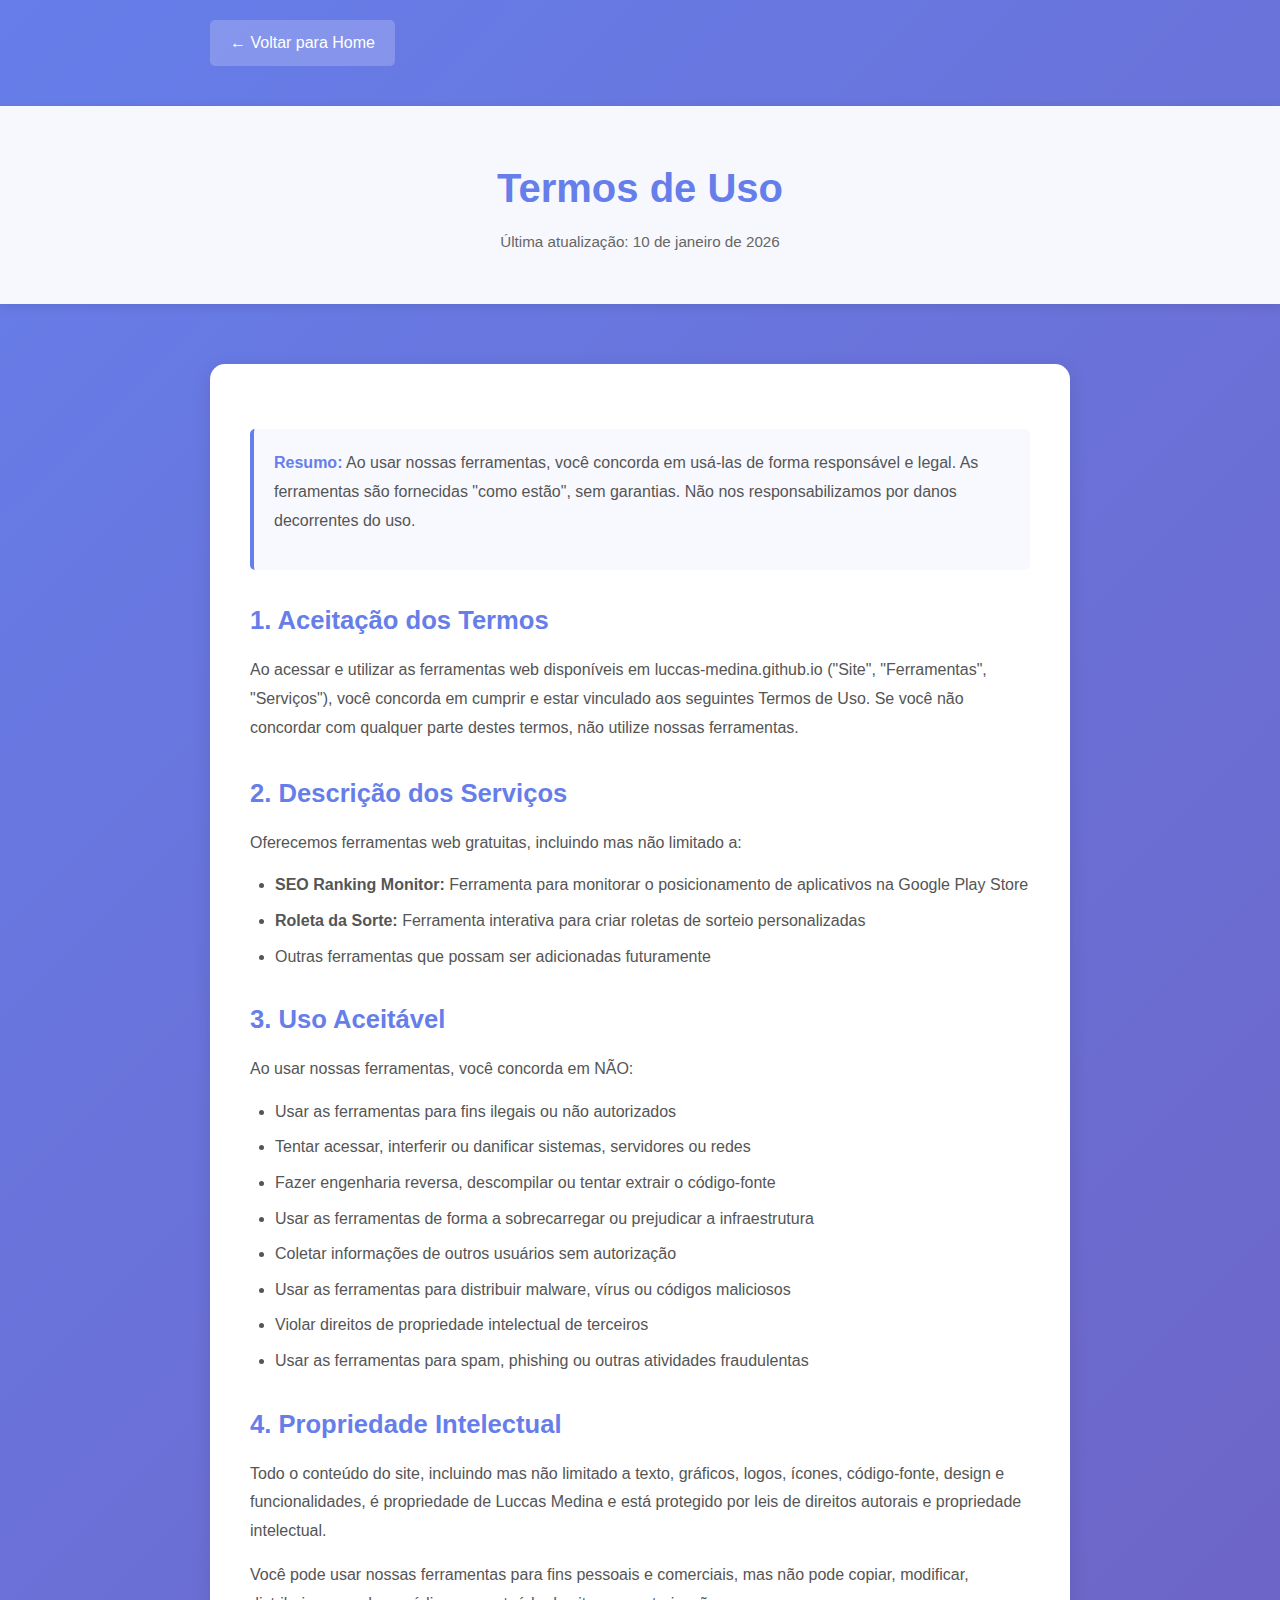
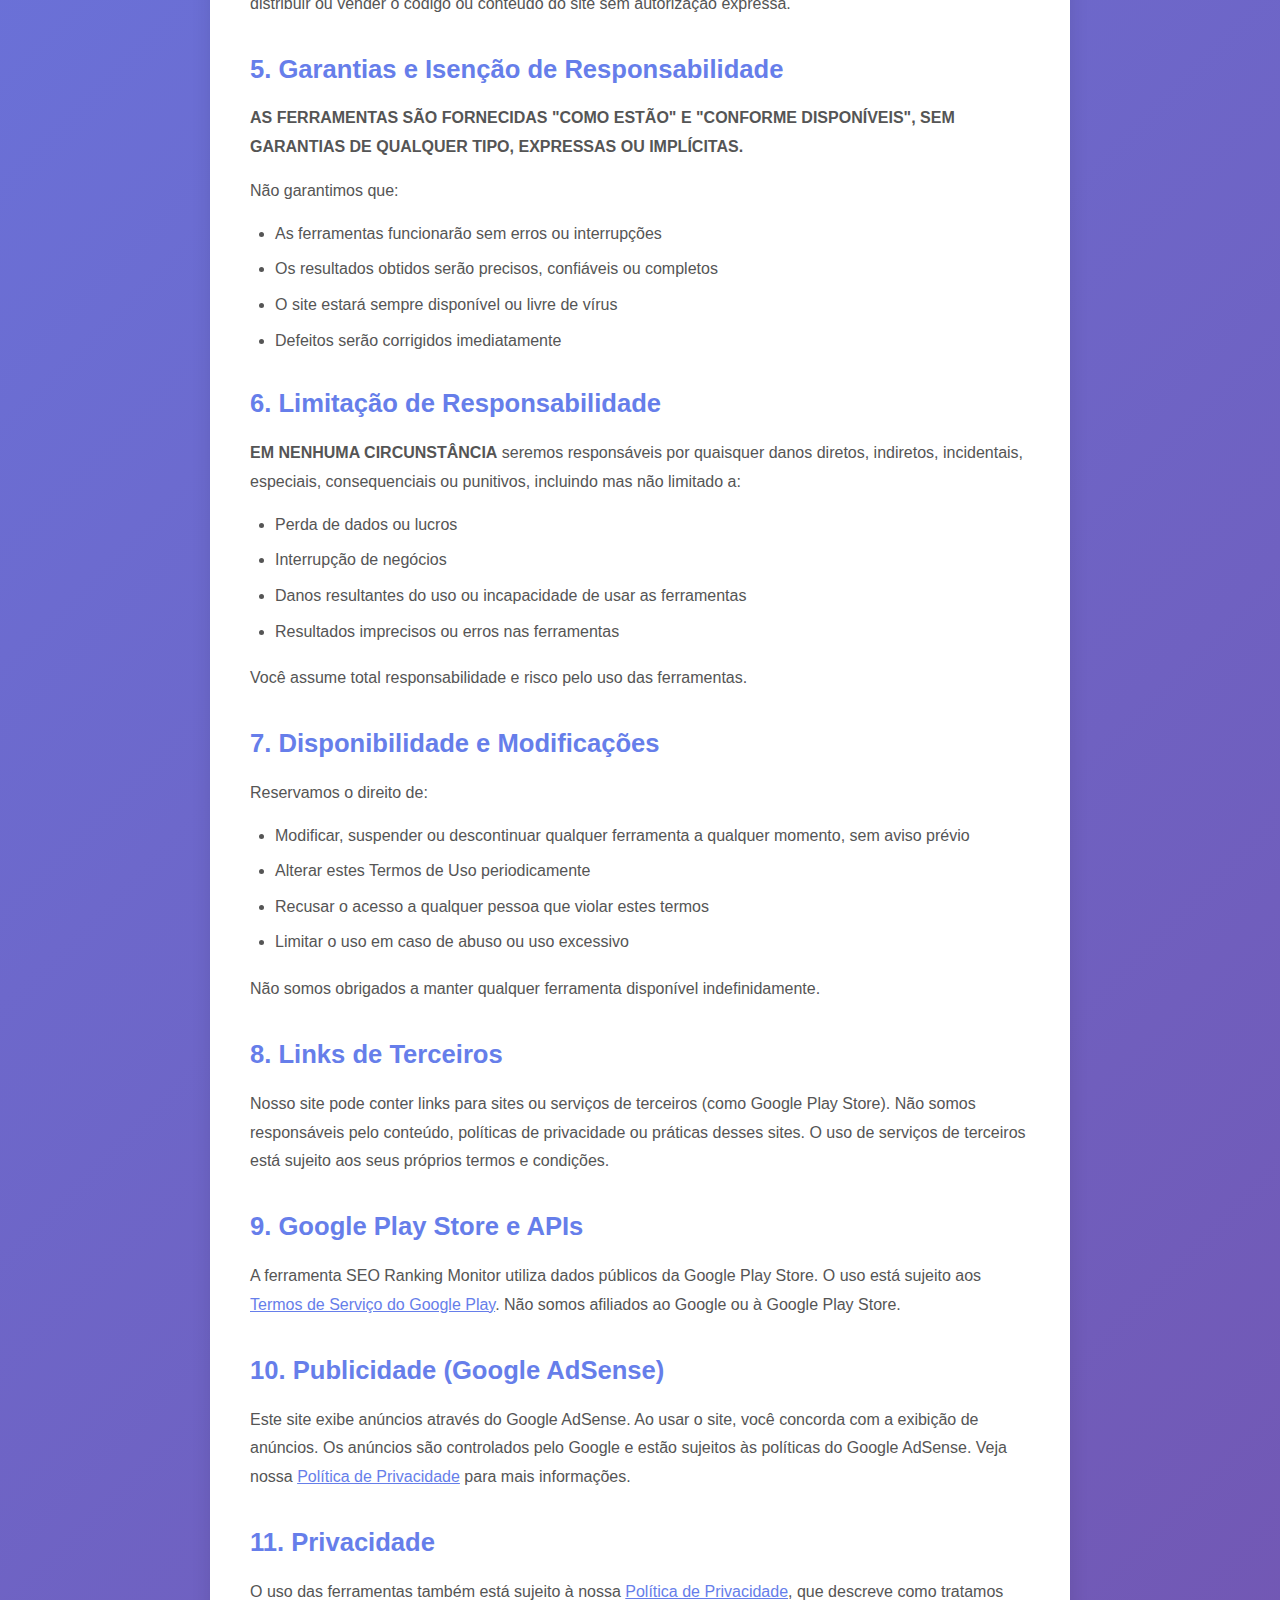
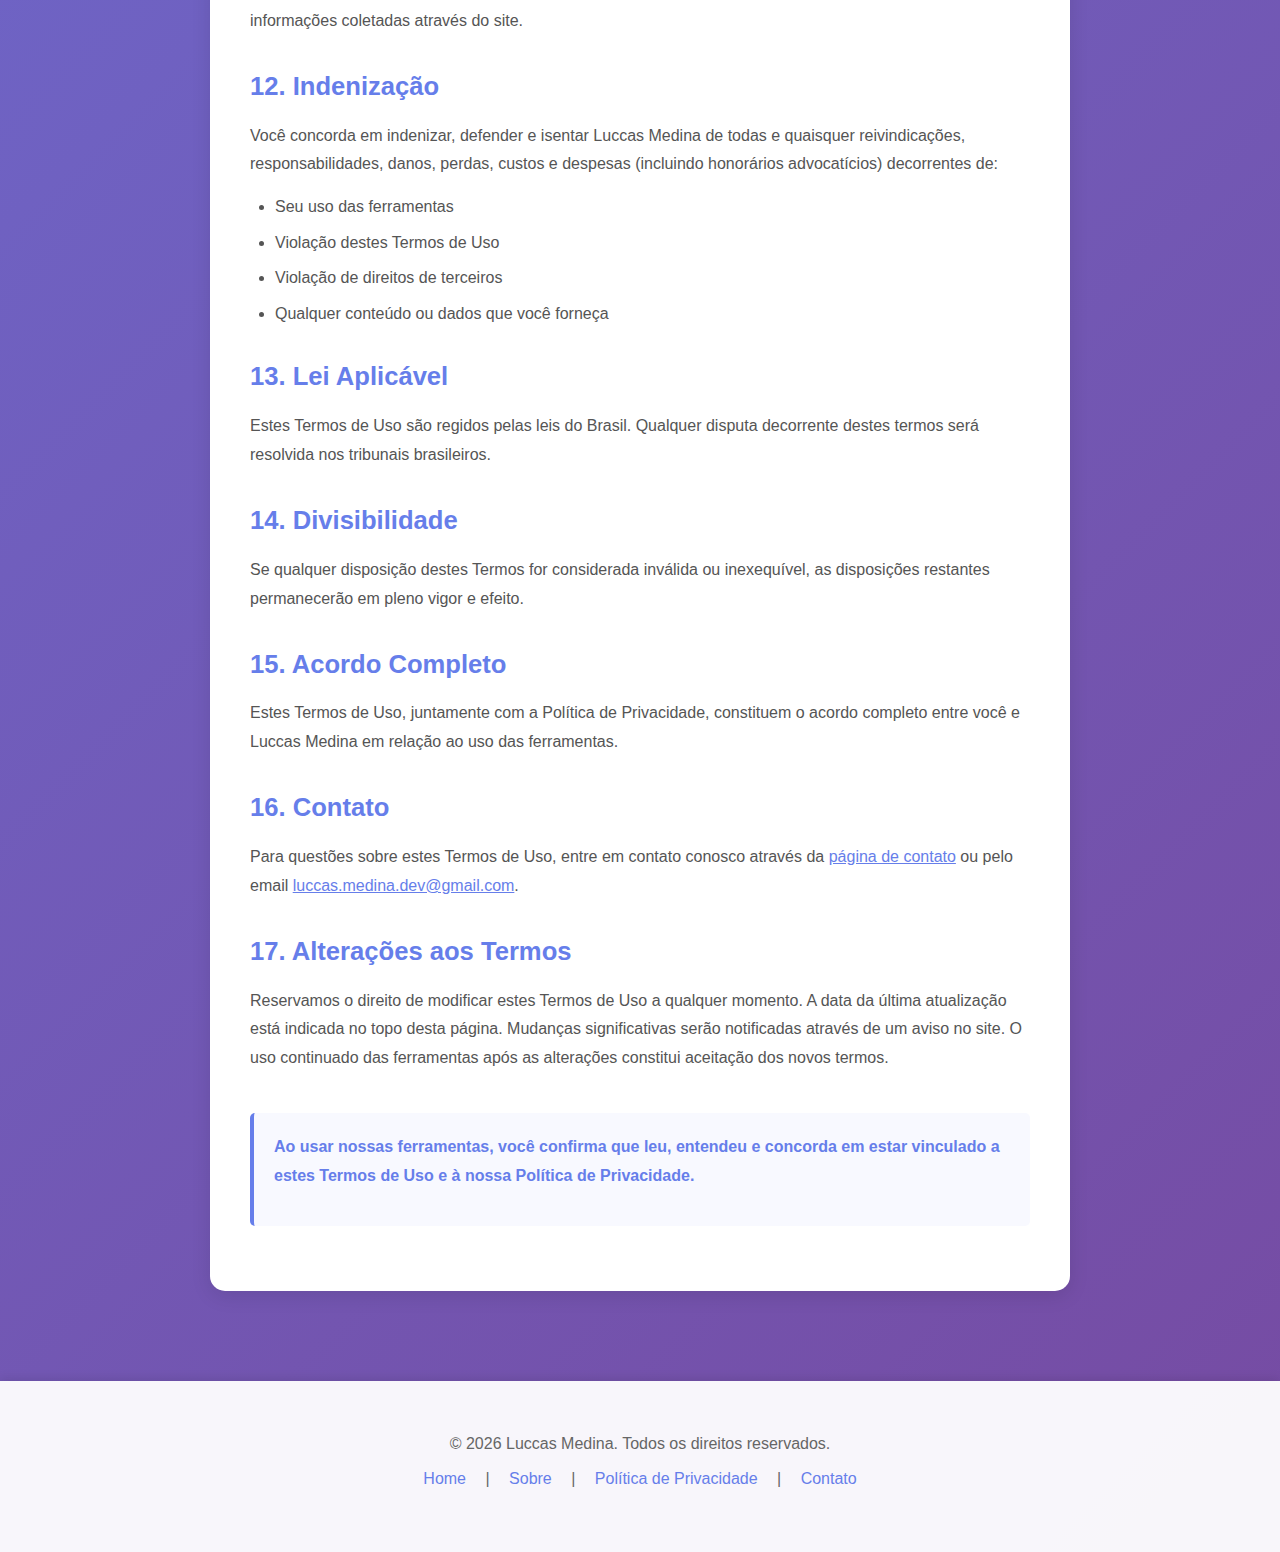
<file: terms.html>
<!DOCTYPE html>
<html lang="pt-BR">
<head>
    <meta charset="UTF-8">
    <meta name="viewport" content="width=device-width, initial-scale=1.0">
    
    <!-- Primary Meta Tags -->
    <title>Termos de Uso | Ferramentas Web - Luccas Medina</title>
    <meta name="title" content="Termos de Uso | Ferramentas Web - Luccas Medina">
    <meta name="description" content="Termos de uso das ferramentas web gratuitas. Leia os termos e condições para utilizar nossas ferramentas de forma adequada.">
    <meta name="robots" content="index, follow">
    
    <!-- Canonical URL -->
    <link rel="canonical" href="https://luccas-medina.github.io/terms.html">
    
    <!-- Google AdSense -->
    <script async src="https://pagead2.googlesyndication.com/pagead/js/adsbygoogle.js?client=ca-pub-2243080862412586" crossorigin="anonymous"></script>
    
    <style>
        * {
            margin: 0;
            padding: 0;
            box-sizing: border-box;
        }
        
        body {
            font-family: -apple-system, BlinkMacSystemFont, 'Segoe UI', Roboto, Oxygen, Ubuntu, Cantarell, sans-serif;
            line-height: 1.6;
            color: #333;
            background: linear-gradient(135deg, #667eea 0%, #764ba2 100%);
            min-height: 100vh;
        }
        
        .container {
            max-width: 900px;
            margin: 0 auto;
            padding: 20px;
        }
        
        header {
            background: rgba(255, 255, 255, 0.95);
            padding: 30px 0;
            box-shadow: 0 2px 10px rgba(0,0,0,0.1);
            margin-bottom: 40px;
        }
        
        h1 {
            font-size: 2.5em;
            margin-bottom: 10px;
            color: #667eea;
            text-align: center;
        }
        
        .last-updated {
            text-align: center;
            color: #666;
            font-size: 0.95em;
            margin-top: 10px;
        }
        
        .content-section {
            background: white;
            border-radius: 15px;
            padding: 40px;
            margin-bottom: 30px;
            box-shadow: 0 5px 20px rgba(0,0,0,0.1);
        }
        
        .content-section h2 {
            color: #667eea;
            margin-bottom: 15px;
            margin-top: 30px;
            font-size: 1.6em;
        }
        
        .content-section h2:first-child {
            margin-top: 0;
        }
        
        .content-section h3 {
            color: #764ba2;
            margin-top: 20px;
            margin-bottom: 10px;
            font-size: 1.2em;
        }
        
        .content-section p {
            color: #555;
            margin-bottom: 15px;
            line-height: 1.8;
        }
        
        .content-section ul {
            margin-left: 25px;
            margin-bottom: 20px;
            color: #555;
        }
        
        .content-section li {
            margin-bottom: 10px;
            line-height: 1.6;
        }
        
        .back-link {
            display: inline-block;
            margin-bottom: 20px;
            color: white;
            text-decoration: none;
            font-weight: 500;
            padding: 10px 20px;
            background: rgba(255, 255, 255, 0.2);
            border-radius: 5px;
            transition: background 0.3s ease;
        }
        
        .back-link:hover {
            background: rgba(255, 255, 255, 0.3);
        }
        
        .highlight-box {
            background: #f8f9ff;
            border-left: 4px solid #667eea;
            padding: 20px;
            margin: 25px 0;
            border-radius: 5px;
        }
        
        .highlight-box strong {
            color: #667eea;
        }
        
        footer {
            background: rgba(255, 255, 255, 0.95);
            padding: 30px 0;
            margin-top: 40px;
            text-align: center;
            box-shadow: 0 -2px 10px rgba(0,0,0,0.1);
        }
        
        footer p {
            color: #666;
            margin-bottom: 10px;
        }
        
        footer a {
            color: #667eea;
            text-decoration: none;
            margin: 0 15px;
            font-weight: 500;
        }
        
        footer a:hover {
            text-decoration: underline;
        }
    </style>
</head>
<body>
    <div class="container">
        <a href="index.html" class="back-link">← Voltar para Home</a>
    </div>
    
    <header>
        <div class="container">
            <h1>Termos de Uso</h1>
            <p class="last-updated">Última atualização: 10 de janeiro de 2026</p>
        </div>
    </header>
    
    <div class="container">
        <section class="content-section">
            <div class="highlight-box">
                <p><strong>Resumo:</strong> Ao usar nossas ferramentas, você concorda em usá-las de forma 
                responsável e legal. As ferramentas são fornecidas "como estão", sem garantias. Não nos 
                responsabilizamos por danos decorrentes do uso.</p>
            </div>
            
            <h2>1. Aceitação dos Termos</h2>
            <p>
                Ao acessar e utilizar as ferramentas web disponíveis em luccas-medina.github.io 
                ("Site", "Ferramentas", "Serviços"), você concorda em cumprir e estar vinculado aos 
                seguintes Termos de Uso. Se você não concordar com qualquer parte destes termos, não 
                utilize nossas ferramentas.
            </p>
            
            <h2>2. Descrição dos Serviços</h2>
            <p>
                Oferecemos ferramentas web gratuitas, incluindo mas não limitado a:
            </p>
            <ul>
                <li><strong>SEO Ranking Monitor:</strong> Ferramenta para monitorar o posicionamento de 
                aplicativos na Google Play Store</li>
                <li><strong>Roleta da Sorte:</strong> Ferramenta interativa para criar roletas de sorteio 
                personalizadas</li>
                <li>Outras ferramentas que possam ser adicionadas futuramente</li>
            </ul>
            
            <h2>3. Uso Aceitável</h2>
            <p>Ao usar nossas ferramentas, você concorda em NÃO:</p>
            <ul>
                <li>Usar as ferramentas para fins ilegais ou não autorizados</li>
                <li>Tentar acessar, interferir ou danificar sistemas, servidores ou redes</li>
                <li>Fazer engenharia reversa, descompilar ou tentar extrair o código-fonte</li>
                <li>Usar as ferramentas de forma a sobrecarregar ou prejudicar a infraestrutura</li>
                <li>Coletar informações de outros usuários sem autorização</li>
                <li>Usar as ferramentas para distribuir malware, vírus ou códigos maliciosos</li>
                <li>Violar direitos de propriedade intelectual de terceiros</li>
                <li>Usar as ferramentas para spam, phishing ou outras atividades fraudulentas</li>
            </ul>
            
            <h2>4. Propriedade Intelectual</h2>
            <p>
                Todo o conteúdo do site, incluindo mas não limitado a texto, gráficos, logos, ícones, 
                código-fonte, design e funcionalidades, é propriedade de Luccas Medina e está protegido 
                por leis de direitos autorais e propriedade intelectual.
            </p>
            <p>
                Você pode usar nossas ferramentas para fins pessoais e comerciais, mas não pode copiar, 
                modificar, distribuir ou vender o código ou conteúdo do site sem autorização expressa.
            </p>
            
            <h2>5. Garantias e Isenção de Responsabilidade</h2>
            <p>
                <strong>AS FERRAMENTAS SÃO FORNECIDAS "COMO ESTÃO" E "CONFORME DISPONÍVEIS", SEM 
                GARANTIAS DE QUALQUER TIPO, EXPRESSAS OU IMPLÍCITAS.</strong>
            </p>
            <p>
                Não garantimos que:
            </p>
            <ul>
                <li>As ferramentas funcionarão sem erros ou interrupções</li>
                <li>Os resultados obtidos serão precisos, confiáveis ou completos</li>
                <li>O site estará sempre disponível ou livre de vírus</li>
                <li>Defeitos serão corrigidos imediatamente</li>
            </ul>
            
            <h2>6. Limitação de Responsabilidade</h2>
            <p>
                <strong>EM NENHUMA CIRCUNSTÂNCIA</strong> seremos responsáveis por quaisquer danos diretos, 
                indiretos, incidentais, especiais, consequenciais ou punitivos, incluindo mas não limitado a:
            </p>
            <ul>
                <li>Perda de dados ou lucros</li>
                <li>Interrupção de negócios</li>
                <li>Danos resultantes do uso ou incapacidade de usar as ferramentas</li>
                <li>Resultados imprecisos ou erros nas ferramentas</li>
            </ul>
            <p>
                Você assume total responsabilidade e risco pelo uso das ferramentas.
            </p>
            
            <h2>7. Disponibilidade e Modificações</h2>
            <p>
                Reservamos o direito de:
            </p>
            <ul>
                <li>Modificar, suspender ou descontinuar qualquer ferramenta a qualquer momento, sem aviso prévio</li>
                <li>Alterar estes Termos de Uso periodicamente</li>
                <li>Recusar o acesso a qualquer pessoa que violar estes termos</li>
                <li>Limitar o uso em caso de abuso ou uso excessivo</li>
            </ul>
            <p>
                Não somos obrigados a manter qualquer ferramenta disponível indefinidamente.
            </p>
            
            <h2>8. Links de Terceiros</h2>
            <p>
                Nosso site pode conter links para sites ou serviços de terceiros (como Google Play Store). 
                Não somos responsáveis pelo conteúdo, políticas de privacidade ou práticas desses sites. 
                O uso de serviços de terceiros está sujeito aos seus próprios termos e condições.
            </p>
            
            <h2>9. Google Play Store e APIs</h2>
            <p>
                A ferramenta SEO Ranking Monitor utiliza dados públicos da Google Play Store. O uso está 
                sujeito aos <a href="https://play.google.com/intl/pt-BR_br/about/play-terms/" target="_blank" style="color: #667eea;">Termos de Serviço do Google Play</a>. 
                Não somos afiliados ao Google ou à Google Play Store.
            </p>
            
            <h2>10. Publicidade (Google AdSense)</h2>
            <p>
                Este site exibe anúncios através do Google AdSense. Ao usar o site, você concorda com a 
                exibição de anúncios. Os anúncios são controlados pelo Google e estão sujeitos às políticas 
                do Google AdSense. Veja nossa <a href="privacy-policy.html" style="color: #667eea;">Política de Privacidade</a> 
                para mais informações.
            </p>
            
            <h2>11. Privacidade</h2>
            <p>
                O uso das ferramentas também está sujeito à nossa 
                <a href="privacy-policy.html" style="color: #667eea;">Política de Privacidade</a>, que 
                descreve como tratamos informações coletadas através do site.
            </p>
            
            <h2>12. Indenização</h2>
            <p>
                Você concorda em indenizar, defender e isentar Luccas Medina de todas e quaisquer 
                reivindicações, responsabilidades, danos, perdas, custos e despesas (incluindo honorários 
                advocatícios) decorrentes de:
            </p>
            <ul>
                <li>Seu uso das ferramentas</li>
                <li>Violação destes Termos de Uso</li>
                <li>Violação de direitos de terceiros</li>
                <li>Qualquer conteúdo ou dados que você forneça</li>
            </ul>
            
            <h2>13. Lei Aplicável</h2>
            <p>
                Estes Termos de Uso são regidos pelas leis do Brasil. Qualquer disputa decorrente destes 
                termos será resolvida nos tribunais brasileiros.
            </p>
            
            <h2>14. Divisibilidade</h2>
            <p>
                Se qualquer disposição destes Termos for considerada inválida ou inexequível, as disposições 
                restantes permanecerão em pleno vigor e efeito.
            </p>
            
            <h2>15. Acordo Completo</h2>
            <p>
                Estes Termos de Uso, juntamente com a Política de Privacidade, constituem o acordo completo 
                entre você e Luccas Medina em relação ao uso das ferramentas.
            </p>
            
            <h2>16. Contato</h2>
            <p>
                Para questões sobre estes Termos de Uso, entre em contato conosco através da 
                <a href="contact.html" style="color: #667eea;">página de contato</a> ou pelo email 
                <a href="mailto:luccas.medina.dev@gmail.com" style="color: #667eea;">luccas.medina.dev@gmail.com</a>.
            </p>
            
            <h2>17. Alterações aos Termos</h2>
            <p>
                Reservamos o direito de modificar estes Termos de Uso a qualquer momento. A data da última 
                atualização está indicada no topo desta página. Mudanças significativas serão notificadas 
                através de um aviso no site. O uso continuado das ferramentas após as alterações constitui 
                aceitação dos novos termos.
            </p>
            
            <div class="highlight-box" style="margin-top: 40px;">
                <p><strong>Ao usar nossas ferramentas, você confirma que leu, entendeu e concorda em estar 
                vinculado a estes Termos de Uso e à nossa Política de Privacidade.</strong></p>
            </div>
        </section>
    </div>
    
    <footer>
        <div class="container">
            <p>&copy; 2026 Luccas Medina. Todos os direitos reservados.</p>
            <p>
                <a href="index.html">Home</a> | 
                <a href="about.html">Sobre</a> | 
                <a href="privacy-policy.html">Política de Privacidade</a> | 
                <a href="contact.html">Contato</a>
            </p>
        </div>
    </footer>
</body>
</html>
</file>
<file: assets/css/cv_styles.css>
html,
body {
    height: 100%;
    font-size: 1rem;
    font-family: "Poppins", sans-serif;
}

.nav-link {
    font-weight: bold;
    color: #000;
    padding-left: 40px;
}

.nav-link:hover {
    color: #22074e; 
    transform: scale(1.2);
    border-bottom: 2px solid #190e49;
}

.gradient {
    background: white;
background: -webkit-linear-gradient(to right, steelblue, darkblue);  /* Chrome 10-25, Safari 5.1-6 */
background: linear-gradient(to right, steelblue, darkblue); /* W3C, IE 10+/ Edge, Firefox 16+, Chrome 26+, Opera 12+, Safari 7+ */
}

.page-header{
    margin-top: 4rem;
    color: white;
    font-size: 1.25rem;
}

@keyframes fadeIn {
    from { opacity: 0; }
    to { opacity: 1; }
}
.animated-text {
    animation: fadeIn 2s ease-in-out;
}

.content{
}
    
h1{
    font-size: 3rem;
    margin-bottom: 30px;
    text-align: center;
}

h2 {
    color: white;
}

h3 {
    margin: 3% 0 -5%;
}

p {
    margin: 5% 10% 0 10%;
    font-weight: bold;
    font-size: 1.25rem;
    text-align: justify;
}


#about-me, #timeline {
    margin-top: 5%;
}
</file>
<file: roleta_da_sorte_web/styles.css>
/* ========================================
   RESET & BASE STYLES
   ======================================== */
* {
    margin: 0;
    padding: 0;
    box-sizing: border-box;
}

body {
    font-family: -apple-system, BlinkMacSystemFont, 'Segoe UI', Roboto, Oxygen, Ubuntu, Cantarell, sans-serif;
    background: linear-gradient(135deg, rgba(102, 126, 234, 0.9) 0%, rgba(118, 75, 162, 0.9) 100%),
                url('banner.png') center center / cover no-repeat fixed;
    color: #333;
    line-height: 1.6;
    min-height: 100vh;
}

/* ========================================
   HEADER
   ======================================== */
header {
    background: rgba(255, 255, 255, 0.95);
    padding: 1.5rem 2rem;
    box-shadow: 0 2px 10px rgba(0, 0, 0, 0.1);
}

.header-content {
    max-width: 1400px;
    margin: 0 auto;
    display: flex;
    justify-content: space-between;
    align-items: center;
    gap: 2rem;
    flex-wrap: wrap;
}

.logo-container {
    display: flex;
    align-items: center;
    gap: 1rem;
}

.header-logo {
    width: 60px;
    height: 60px;
    border-radius: 12px;
    box-shadow: 0 2px 8px rgba(0, 0, 0, 0.1);
}

.header-text {
    flex: 1;
}

header h1 {
    font-size: 1.75rem;
    color: #667eea;
    margin-bottom: 0.25rem;
}

header p {
    color: #666;
    font-size: 0.875rem;
    margin: 0;
}

/* ========================================
   PROMOTIONAL BANNER
   ======================================== */
.promo-banner {
    background: linear-gradient(135deg, #667eea 0%, #764ba2 100%);
    padding: 1rem 2rem;
    display: flex;
    justify-content: center;
    align-items: center;
    gap: 1.5rem;
    box-shadow: 0 2px 8px rgba(0, 0, 0, 0.15);
    position: sticky;
    top: 0;
    z-index: 100;
}

.promo-text {
    color: white;
    font-size: 1rem;
    font-weight: 500;
    margin: 0;
}

.promo-btn {
    background: white;
    color: #667eea;
    padding: 0.6rem 1.5rem;
    border-radius: 25px;
    text-decoration: none;
    font-weight: 600;
    font-size: 0.95rem;
    transition: all 0.3s ease;
    white-space: nowrap;
    box-shadow: 0 2px 8px rgba(0, 0, 0, 0.2);
}

.promo-btn:hover {
    transform: translateY(-2px);
    box-shadow: 0 4px 12px rgba(0, 0, 0, 0.3);
    background: #f8f8f8;
}

/* ========================================
   CONTAINER & LAYOUT
   ======================================== */
.container {
    display: flex;
    max-width: 1400px;
    margin: 2rem auto;
    padding: 0 1rem;
    gap: 1rem;
    align-items: flex-start;
}

/* ========================================
   SIDE ADS (DESKTOP)
   ======================================== */
.side-ad {
    flex-shrink: 0;
    width: 160px;
    position: sticky;
    top: 2rem;
}

.left-ad {
    order: 1;
}

.right-ad {
    order: 3;
}

.ad-placeholder {
    background: #e0e0e0;
    padding: 2rem 1rem;
    text-align: center;
    border-radius: 8px;
    font-size: 0.875rem;
    color: #666;
    min-height: 600px;
    display: flex;
    align-items: center;
    justify-content: center;
}

/* ========================================
   MAIN CONTENT
   ======================================== */
.main-content {
    flex: 1;
    order: 2;
    min-width: 0;
}

/* ========================================
   GAME SELECTION
   ======================================== */
.game-selection {
    background: white;
    border-radius: 12px;
    padding: 2rem;
    box-shadow: 0 4px 20px rgba(0, 0, 0, 0.1);
}

.selection-container h2 {
    color: #667eea;
    margin-bottom: 0.5rem;
    font-size: 1.75rem;
    text-align: center;
}

.selection-subtitle {
    color: #666;
    text-align: center;
    margin-bottom: 2rem;
}

.games-grid {
    display: grid;
    grid-template-columns: repeat(auto-fit, minmax(250px, 1fr));
    gap: 1.5rem;
}

.game-card {
    background: linear-gradient(135deg, #f5f7fa 0%, #c3cfe2 100%);
    border: 2px solid transparent;
    border-radius: 12px;
    padding: 2rem;
    text-align: center;
    cursor: pointer;
    transition: all 0.3s ease;
    position: relative;
}

.game-card:not(.disabled):hover {
    transform: translateY(-5px);
    box-shadow: 0 8px 20px rgba(102, 126, 234, 0.3);
    border-color: #667eea;
}

.game-card.active {
    background: linear-gradient(135deg, #667eea 0%, #764ba2 100%);
    color: white;
}

.game-card.active .game-icon {
    font-size: 4rem;
}

.game-card.disabled {
    opacity: 0.5;
    cursor: not-allowed;
    background: #f0f0f0;
}

.game-icon {
    font-size: 3rem;
    margin-bottom: 1rem;
}

.game-card h3 {
    margin-bottom: 0.5rem;
    font-size: 1.25rem;
}

.game-card p {
    font-size: 0.9rem;
    opacity: 0.8;
}

.game-card.active h3,
.game-card.active p {
    color: white;
}

/* ========================================
   ROULETTE GAME
   ======================================== */
.roulette-game {
    background: white;
    border-radius: 12px;
    padding: 2rem;
    box-shadow: 0 4px 20px rgba(0, 0, 0, 0.1);
}

.back-button {
    background: #667eea;
    color: white;
    border: none;
    padding: 0.75rem 1.5rem;
    border-radius: 8px;
    font-size: 1rem;
    font-weight: 600;
    cursor: pointer;
    transition: all 0.3s ease;
    margin-bottom: 1.5rem;
}

.back-button:hover {
    background: #5568d3;
    transform: translateX(-5px);
}

.roulette-container {
    display: grid;
    grid-template-columns: 1fr 1fr;
    gap: 2rem;
    align-items: start;
}

/* ========================================
   ROULETTE DISPLAY (LEFT SIDE)
   ======================================== */
.roulette-display {
    display: flex;
    flex-direction: column;
    align-items: center;
    gap: 1.5rem;
}

.roulette-title {
    color: #667eea;
    font-size: 1.75rem;
    text-align: center;
}

.wheel-container {
    position: relative;
    width: 400px;
    height: 400px;
}

#rouletteCanvas {
    width: 100%;
    height: 100%;
}

.pointer {
    position: absolute;
    top: 15px;
    left: 50%;
    transform: translateX(-50%);
    width: 0;
    height: 0;
    border-left: 20px solid transparent;
    border-right: 20px solid transparent;
    border-top: 35px solid #ff4444;
    z-index: 100;
    filter: drop-shadow(0 3px 6px rgba(0, 0, 0, 0.4));
}

.spin-button {
    background: linear-gradient(135deg, #667eea 0%, #764ba2 100%);
    color: white;
    border: none;
    padding: 1rem 3rem;
    border-radius: 30px;
    font-size: 1.5rem;
    font-weight: bold;
    cursor: pointer;
    transition: all 0.3s ease;
    box-shadow: 0 4px 15px rgba(102, 126, 234, 0.4);
}

.spin-button:hover:not(:disabled) {
    transform: scale(1.05);
    box-shadow: 0 6px 20px rgba(102, 126, 234, 0.6);
}

.spin-button:disabled {
    opacity: 0.6;
    cursor: not-allowed;
}

.spin-button.spinning .spin-text::after {
    content: '...';
    animation: dots 1.5s infinite;
}

@keyframes dots {
    0%, 20% { content: '.'; }
    40% { content: '..'; }
    60%, 100% { content: '...'; }
}

.result-display {
    background: linear-gradient(135deg, #667eea 0%, #764ba2 100%);
    padding: 1.5rem 2rem;
    border-radius: 12px;
    margin-top: 1rem;
    animation: slideIn 0.5s ease;
}

@keyframes slideIn {
    from {
        opacity: 0;
        transform: translateY(-20px);
    }
    to {
        opacity: 1;
        transform: translateY(0);
    }
}

.result-content {
    text-align: center;
    color: white;
}

.result-label {
    font-size: 1rem;
    opacity: 0.9;
    margin-bottom: 0.5rem;
}

.result-text {
    font-size: 1.75rem;
    font-weight: bold;
}

/* ========================================
   OPTIONS PANEL (RIGHT SIDE)
   ======================================== */
.options-panel {
    background: #f8f9fa;
    padding: 1.5rem;
    border-radius: 12px;
    border: 2px solid #e0e0e0;
}

.options-panel h3 {
    color: #667eea;
    margin-bottom: 0.5rem;
    font-size: 1.25rem;
}

.options-subtitle {
    color: #666;
    font-size: 0.9rem;
    margin-bottom: 1.5rem;
}

.title-input-group {
    margin-bottom: 1.5rem;
}

.title-input-group label {
    display: block;
    margin-bottom: 0.5rem;
    font-weight: 600;
    color: #333;
    font-size: 0.9rem;
}

.title-input-group input {
    width: 100%;
    padding: 0.75rem;
    border: 2px solid #e0e0e0;
    border-radius: 8px;
    font-size: 1rem;
    transition: border-color 0.3s ease;
}

.title-input-group input:focus {
    outline: none;
    border-color: #667eea;
}

.add-option-group {
    display: flex;
    gap: 0.5rem;
    margin-bottom: 1rem;
}

.add-option-group input {
    flex: 1;
    padding: 0.75rem;
    border: 2px solid #e0e0e0;
    border-radius: 8px;
    font-size: 1rem;
    transition: border-color 0.3s ease;
}

.add-option-group input:focus {
    outline: none;
    border-color: #667eea;
}

.btn-add {
    background: #667eea;
    color: white;
    border: none;
    padding: 0.75rem 1.25rem;
    border-radius: 8px;
    font-weight: 600;
    cursor: pointer;
    transition: all 0.3s ease;
    white-space: nowrap;
}

.btn-add:hover {
    background: #5568d3;
}

.options-counter {
    text-align: center;
    color: #667eea;
    font-weight: 600;
    margin-bottom: 1rem;
    font-size: 1rem;
}

.options-list {
    max-height: 400px;
    overflow-y: auto;
    margin-bottom: 1rem;
}

.option-item {
    background: white;
    padding: 0.75rem;
    border-radius: 8px;
    margin-bottom: 0.5rem;
    display: flex;
    align-items: center;
    gap: 0.75rem;
    border: 2px solid #e0e0e0;
    transition: all 0.3s ease;
}

.option-item:hover {
    border-color: #667eea;
}

.option-color {
    width: 30px;
    height: 30px;
    border-radius: 6px;
    flex-shrink: 0;
    cursor: pointer;
    border: 2px solid white;
    box-shadow: 0 2px 4px rgba(0, 0, 0, 0.2);
}

.option-text {
    flex: 1;
    border: none;
    background: transparent;
    font-size: 1rem;
    padding: 0.25rem;
}

.option-text:focus {
    outline: none;
    background: #f8f9fa;
    border-radius: 4px;
}

.option-delete {
    background: #ff4444;
    color: white;
    border: none;
    width: 30px;
    height: 30px;
    border-radius: 6px;
    cursor: pointer;
    font-size: 1.2rem;
    display: flex;
    align-items: center;
    justify-content: center;
    transition: all 0.3s ease;
    flex-shrink: 0;
}

.option-delete:hover {
    background: #cc0000;
    transform: scale(1.1);
}

.options-actions {
    display: flex;
    gap: 0.5rem;
}

.btn-secondary {
    flex: 1;
    background: white;
    color: #667eea;
    border: 2px solid #667eea;
    padding: 0.75rem;
    border-radius: 8px;
    font-weight: 600;
    cursor: pointer;
    transition: all 0.3s ease;
}

.btn-secondary:hover {
    background: #667eea;
    color: white;
}

/* ========================================
   MOBILE BOTTOM AD
   ======================================== */
.mobile-ad-bottom {
    display: none;
    background: #f5f5f5;
    padding: 1rem;
    text-align: center;
    border-top: 1px solid #ddd;
}

/* ========================================
   FOOTER AD
   ======================================== */
.footer-ad {
    background: #f5f5f5;
    padding: 1rem;
    text-align: center;
    border-top: 1px solid #ddd;
    margin-top: 2rem;
}

/* ========================================
   RESPONSIVE DESIGN
   ======================================== */
@media (max-width: 1024px) {
    .side-ad {
        display: none;
    }
    
    .mobile-ad-bottom {
        display: block;
    }
    
    .container {
        padding: 0 1rem;
    }
    
    .roulette-container {
        grid-template-columns: 1fr;
    }
    
    .wheel-container {
        width: 100%;
        max-width: 350px;
        height: auto;
        aspect-ratio: 1;
    }
}

@media (max-width: 768px) {
    header h1 {
        font-size: 1.5rem;
    }
    
    .games-grid {
        grid-template-columns: 1fr;
    }
    
    .roulette-game {
        padding: 1rem;
    }
    
    .wheel-container {
        max-width: 300px;
    }
    
    #rouletteCanvas {
        width: 100%;
        height: 100%;
    }
    
    .spin-button {
        padding: 0.75rem 2rem;
        font-size: 1.25rem;
    }
    
    /* Mobile: Stack add option input and button */
    .add-option-group {
        flex-direction: column;
        gap: 0.75rem;
    }
    
    .btn-add {
        width: 100%;
    }
    
    /* Mobile: Stack action buttons */
    .options-actions {
        flex-direction: column;
    }
    
    .btn-secondary {
        width: 100%;
    }
    
    /* Mobile: Adjust options panel */
    .options-panel {
        padding: 1rem;
    }
    
    .options-panel h3 {
        font-size: 1.1rem;
    }
}

@media (max-width: 480px) {
    header {
        padding: 1rem;
    }
    
    .promo-banner {
        padding: 0.75rem 1rem;
        flex-direction: column;
        gap: 0.75rem;
    }
    
    .promo-text {
        font-size: 0.875rem;
        text-align: center;
    }
    
    .promo-btn {
        width: 100%;
        text-align: center;
    }
    
    .game-selection,
    .roulette-game {
        padding: 1rem;
    }
    
    .wheel-container {
        max-width: 280px;
    }
    
    /* Extra small screens: Even more compact */
    .options-panel {
        padding: 0.75rem;
    }
    
    .title-input-group input,
    .add-option-group input {
        font-size: 0.95rem;
        padding: 0.65rem;
    }
    
    .btn-add,
    .btn-secondary {
        padding: 0.65rem;
        font-size: 0.9rem;
    }
}

/* ========================================
   SCROLLBAR STYLING
   ======================================== */
.options-list::-webkit-scrollbar {
    width: 8px;
}

.options-list::-webkit-scrollbar-track {
    background: #f1f1f1;
    border-radius: 4px;
}

.options-list::-webkit-scrollbar-thumb {
    background: #667eea;
    border-radius: 4px;
}

.options-list::-webkit-scrollbar-thumb:hover {
    background: #5568d3;
}
/* ========================================
   PRESET SECTION
   ======================================== */
.preset-section {
    background: white;
    border-radius: 15px;
    padding: 2rem;
    margin-bottom: 2rem;
    box-shadow: 0 4px 15px rgba(0, 0, 0, 0.1);
}

.preset-section h2 {
    color: #667eea;
    font-size: 1.5rem;
    margin-bottom: 0.5rem;
    text-align: center;
}

.preset-subtitle {
    text-align: center;
    color: #666;
    margin-bottom: 1.5rem;
    font-size: 0.95rem;
}

.preset-carousel {
    position: relative;
    display: flex;
    align-items: center;
    gap: 1rem;
}

.carousel-btn {
    background: linear-gradient(135deg, #667eea 0%, #764ba2 100%);
    color: white;
    border: none;
    width: 40px;
    height: 40px;
    border-radius: 50%;
    font-size: 1.5rem;
    cursor: pointer;
    display: flex;
    align-items: center;
    justify-content: center;
    transition: all 0.3s ease;
    box-shadow: 0 2px 8px rgba(102, 126, 234, 0.3);
    flex-shrink: 0;
}

.carousel-btn:hover {
    transform: scale(1.1);
    box-shadow: 0 4px 12px rgba(102, 126, 234, 0.5);
}

.carousel-btn:active {
    transform: scale(0.95);
}

.preset-container {
    display: flex;
    gap: 1rem;
    overflow-x: auto;
    scroll-behavior: smooth;
    padding: 0.5rem;
    flex: 1;
    -ms-overflow-style: none;
    scrollbar-width: none;
}

.preset-container::-webkit-scrollbar {
    display: none;
}

.preset-card {
    background: linear-gradient(135deg, #f8f9ff 0%, #ffffff 100%);
    border: 2px solid #e0e7ff;
    border-radius: 12px;
    padding: 1.25rem;
    min-width: 200px;
    cursor: pointer;
    transition: all 0.3s ease;
    text-align: center;
    flex-shrink: 0;
}

.preset-card:hover {
    transform: translateY(-4px);
    box-shadow: 0 6px 20px rgba(102, 126, 234, 0.2);
    border-color: #667eea;
}

.preset-icon {
    font-size: 2.5rem;
    margin-bottom: 0.5rem;
}

.preset-card h3 {
    color: #667eea;
    font-size: 1.1rem;
    margin-bottom: 0.5rem;
    font-weight: 600;
}

.preset-card p {
    color: #666;
    font-size: 0.85rem;
    margin: 0;
}

.preset-badge {
    display: inline-block;
    background: #667eea;
    color: white;
    padding: 0.25rem 0.75rem;
    border-radius: 20px;
    font-size: 0.75rem;
    margin-top: 0.5rem;
    font-weight: 600;
}
/* Mobile preset carousel adjustments */
@media (max-width: 768px) {
    .preset-section {
        padding: 1.5rem 1rem;
    }
    
    .preset-section h2 {
        font-size: 1.25rem;
    }
    
    .carousel-btn {
        width: 35px;
        height: 35px;
        font-size: 1.25rem;
    }
    
    .preset-card {
        min-width: 160px;
        padding: 1rem;
    }
    
    .preset-icon {
        font-size: 2rem;
    }
    
    .preset-card h3 {
        font-size: 1rem;
    }
}

/* Info Content Section */
.info-content {
    background: linear-gradient(135deg, #f8f9ff 0%, #ffffff 100%);
    border-radius: 15px;
    padding: 2rem;
    margin-bottom: 2rem;
    border: 2px solid #e0e7ff;
    text-align: left;
}

.info-content h3 {
    color: #667eea;
    font-size: 1.3rem;
    margin-top: 1.5rem;
    margin-bottom: 1rem;
}

.info-content h3:first-child {
    margin-top: 0;
}

.info-content p {
    color: #555;
    line-height: 1.8;
    margin-bottom: 1.5rem;
}

.info-content ul {
    margin-left: 1.5rem;
    margin-bottom: 1.5rem;
}

.info-content li {
    color: #555;
    line-height: 1.8;
    margin-bottom: 0.75rem;
}

.info-content strong {
    color: #764ba2;
}
</file>
